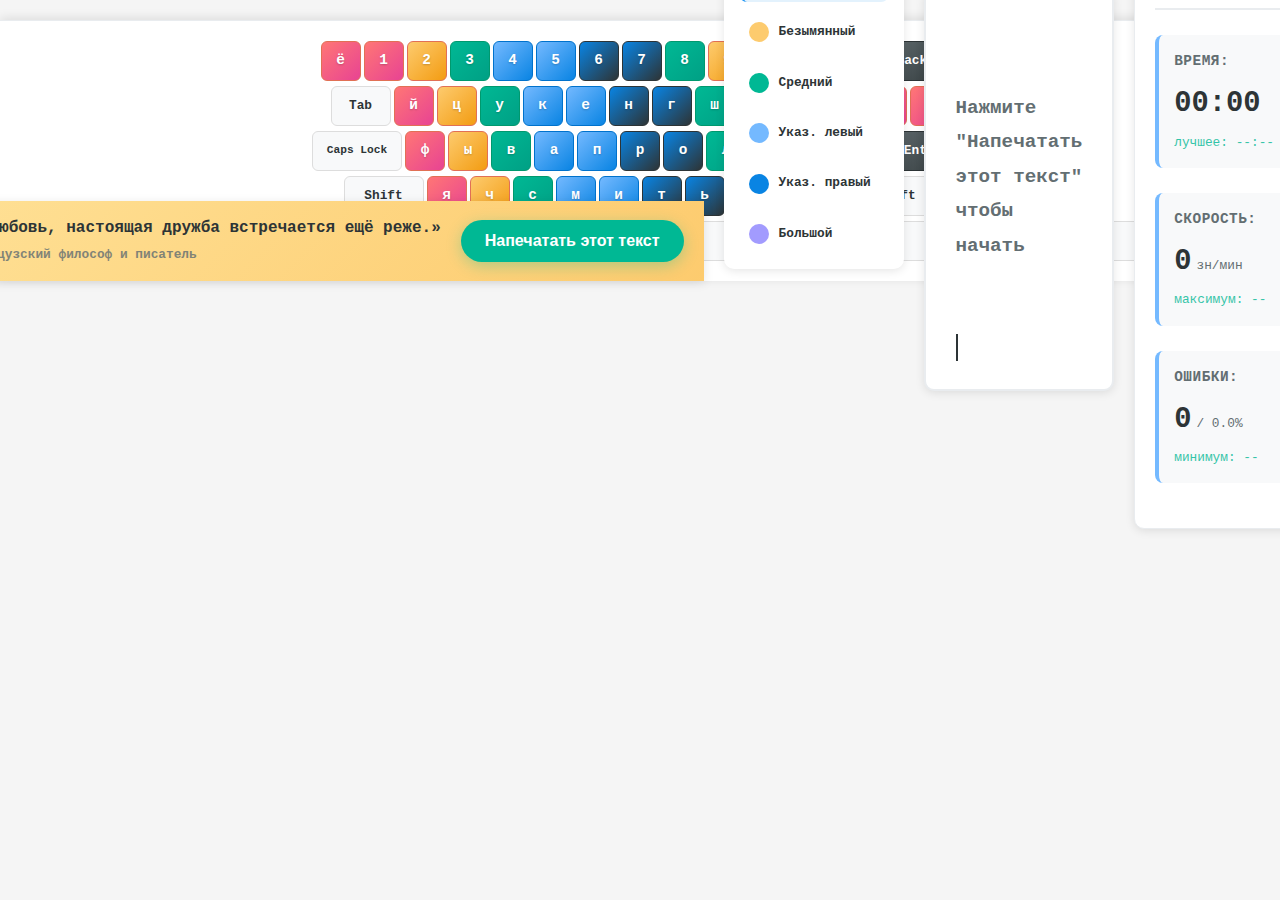
<file: index.html>
<!-- Виртуальная клавиатура -->
    <div class="keyboard-container">
        <!-- Основная клавиатура -->
        <div class="keyboard">
            <!-- Первый ряд (цифры) -->
            <div class="keyboard-row">
                <div class="key pink" data-key="ё">ё</div>
                <div class="key pink" data-key="1">1</div>
                <div class="key orange" data-key="2">2</div>
                <div class="key green" data-key="3">3</div>
                <div class="key cyan" data-key="4">4</div>
                <div class="key cyan" data-key="5">5</div>
                <div class="key blue" data-key="6">6</div>
                <div class="key blue" data-key="7">7</div>
                <div class="key green" data-key="8">8</div>
                <div class="key orange" data-key="9">9</div>
                <div class="key pink" data-key="0">0</div>
                <div class="key pink" data-key="-">-</div>
                <div class="key pink" data-key="=">=</div>
                <div class="key backspace" data-key="Backspace">Backsp</div>
            </div>

            <!-- Второй ряд -->
            <div class="keyboard-row">
                <div class="key tab" data-key="Tab">Tab</div>
                <div class="key pink" data-key="й">й</div>
                <div class="key orange" data-key="ц">ц</div>
                <div class="key green" data-key="у">у</div>
                <div class="key cyan" data-key="к">к</div>
                <div class="key cyan" data-key="е">е</div>
                <div class="key blue" data-key="н">н</div>
                <div class="key blue" data-key="г">г</div>
                <div class="key green" data-key="ш">ш</div>
                <div class="key orange" data-key="щ">щ</div>
                <div class="key pink" data-key="з">з</div>
                <div class="key pink" data-key="х">х</div>
                <div class="key pink" data-key="ъ">ъ</div>
                <div class="key pink" data-key="\\">\</div>
            </div>

            <!-- Третий ряд -->
            <div class="keyboard-row">
                <div class="key caps" data-key="CapsLock">Caps Lock</div>
                <div class="key pink" data-key="ф">ф</div>
                <div class="key orange" data-key="ы">ы</div>
                <div class="key green" data-key="в">в</div>
                <div class="key cyan" data-key="а">а</div>
                <div class="key cyan" data-key="п">п</div>
                <div class="key blue" data-key="р">р</div>
                <div class="key blue" data-key="о">о</div>
                <div class="key green" data-key="л">л</div>
                <div class="key orange" data-key="д">д</div>
                <div class="key pink" data-key="ж">ж</div>
                <div class="key pink" data-key="э">э</div>
                <div class="key enter" data-key="Enter">Enter</div>
            </div>

            <!-- Четвертый ряд -->
            <div class="keyboard-row">
                <div class="key shift-left" data-key="Shift">Shift</div>
                <div class="key pink" data-key="я">я</div>
                <div class="key orange" data-key="ч">ч</div>
                <div class="key green" data-key="с">с</div>
                <div class="key cyan" data-key="м">м</div>
                <div class="key cyan" data-key="и">и</div>
                <div class="key blue" data-key="т">т</div>
                <div class="key blue" data-key="ь">ь</div>
                <div class="key green" data-key="б">б</div>
                <div class="key orange" data-key="ю">ю</div>
                <div class="key pink" data-key=".">.</div>
                <div class="key shift-right" data-key="Shift">Shift</div>
            </div>

            <!-- Пятый ряд (пробел) -->
            <div class="keyboard-row">
                <div class="key ctrl" data-key="Control">Ctrl</div>
                <div class="key" data-key="Meta">⊞</div>
                <div class="key alt" data-key="Alt">Alt</div>
                <div class="key spacebar purple" data-key=" ">Пробел</div>
                <div class="key alt" data-key="AltGraph">Alt</div>
                <div class="key" data-key="Meta">⊞</div>
                <div class="key" data-key="ContextMenu">▤</div>
                <div class="key ctrl" data-key="Control"><!DOCTYPE html>
<html lang="ru">
<head>
    <meta charset="UTF-8">
    <meta name="viewport" content="width=device-width, initial-scale=1.0">
    <title>Клавиатурный Тренажер - SaaS</title>
    
    <!-- CSS стили -->
    <link rel="stylesheet" href="assets/css/main.css">
    <link rel="stylesheet" href="assets/css/keyboard.css">
    <link rel="stylesheet" href="assets/css/components.css">
    
    <!-- Favicon -->
    <link rel="icon" type="image/x-icon" href="assets/images/favicon.ico">
</head>
<body>
    <!-- Верхняя панель с цитатой -->
    <div class="quote-panel">
        <div class="quote-icon">💬</div>
        <div class="quote-content">
            <div class="quote-text" id="quoteText">«Как ни редко встречается настоящая любовь, настоящая дружба встречается ещё реже.»</div>
            <div class="quote-author" id="quoteAuthor">Франсуа де Ларошфуко (1613-1680), герцог, французский философ и писатель</div>
        </div>
        <div class="start-button-container">
            <button class="start-btn" onclick="startNewTest()">Напечатать этот текст</button>
        </div>
    </div>

    <div class="main-container">
        <!-- Левая панель с уровнями -->
        <div class="sidebar">
            <h3>Тест скорости</h3>
            <div class="difficulty-levels">
                <div class="level-item active" data-level="beginner">
                    <div class="level-circle pink"></div>
                    <span>Мизинец</span>
                </div>
                <div class="level-item" data-level="easy">
                    <div class="level-circle orange"></div>
                    <span>Безымянный</span>
                </div>
                <div class="level-item" data-level="medium">
                    <div class="level-circle green"></div>
                    <span>Средний</span>
                </div>
                <div class="level-item" data-level="hard">
                    <div class="level-circle cyan"></div>
                    <span>Указ. левый</span>
                </div>
                <div class="level-item" data-level="expert">
                    <div class="level-circle blue"></div>
                    <span>Указ. правый</span>
                </div>
                <div class="level-item" data-level="master">
                    <div class="level-circle purple"></div>
                    <span>Большой</span>
                </div>
            </div>
        </div>

        <!-- Центральная область -->
        <div class="editor-container">
            <div class="progress-container">
                <span class="progress-label">Прогресс</span>
                <div class="progress-fraction" id="progressFraction">0/0</div>
                <div class="progress-bar">
                    <div class="progress-fill" id="progressFill"></div>
                </div>
            </div>

            <!-- Текстовый редактор -->
            <div class="text-editor" id="textEditor">
                <div class="text-content">
                    <span class="text-to-type" id="textToType">Нажмите "Напечатать этот текст" чтобы начать</span>
                    <span class="typed-text" id="typedText"></span>
                </div>
                <div class="cursor" id="cursor"></div>
            </div>

            <!-- Скрытое поле ввода -->
            <input type="text" id="hiddenInput" class="hidden-input">
        </div>

        <!-- Правая панель со статистикой -->
        <div class="stats-panel">
            <div class="stats-header">
                <div class="rating-stars">
                    <span class="star">☆</span>
                    <span class="star">☆</span>
                    <span class="star">☆</span>
                    <span class="star">☆</span>
                    <span class="star">☆</span>
                </div>
                <span class="rating-label">Оценка:</span>
            </div>

            <div class="stat-item">
                <div class="stat-label">Время:</div>
                <div class="stat-value" id="timeValue">00:00</div>
                <div class="stat-best">лучшее: --:--</div>
            </div>

            <div class="stat-item">
                <div class="stat-label">Скорость:</div>
                <div class="stat-value" id="speedValue">0 <span class="unit">зн/мин</span></div>
                <div class="stat-best">максимум: --</div>
            </div>

            <div class="stat-item">
                <div class="stat-label">Ошибки:</div>
                <div class="stat-value" id="errorsValue">0 <span class="unit">/ 0.0%</span></div>
                <div class="stat-best">минимум: --</div>
            </div>
        </div>
    </div>

    <!-- Виртуальная клавиатура -->
    <div class="keyboard-container">
        <!-- Основная клавиатура -->
        <div class="keyboard">
            <!-- Первый ряд (цифры) -->
            <div class="keyboard-row">
                <div class="key pink" data-key="ё">ё</div>
                <div class="key pink" data-key="1">1</div>
                <div class="key orange" data-key="2">2</div>
                <div class="key green" data-key="3">3</div>
                <div class="key cyan" data-key="4">4</div>
                <div class="key cyan" data-key="5">5</div>
                <div class="key blue" data-key="6">6</div>
                <div class="key blue" data-key="7">7</div>
                <div class="key green" data-key="8">8</div>
                <div class="key orange" data-key="9">9</div>
                <div class="key pink" data-key="0">0</div>
                <div class="key pink" data-key="-">-</div>
                <div class="key pink" data-key="=">=</div>
                <div class="key backspace" data-key="Backspace">Backsp</div>
            </div>

            <!-- Второй ряд -->
            <div class="keyboard-row">
                <div class="key tab" data-key="Tab">Tab</div>
                <div class="key pink" data-key="й">й</div>
                <div class="key orange" data-key="ц">ц</div>
                <div class="key green" data-key="у">у</div>
                <div class="key cyan" data-key="к">к</div>
                <div class="key cyan" data-key="е">е</div>
                <div class="key blue" data-key="н">н</div>
                <div class="key blue" data-key="г">г</div>
                <div class="key green" data-key="ш">ш</div>
                <div class="key orange" data-key="щ">щ</div>
                <div class="key pink" data-key="з">з</div>
                <div class="key pink" data-key="х">х</div>
                <div class="key pink" data-key="ъ">ъ</div>
                <div class="key pink" data-key="\\">\</div>
            </div>

            <!-- Третий ряд -->
            <div class="keyboard-row">
                <div class="key caps" data-key="CapsLock">Caps Lock</div>
                <div class="key pink" data-key="ф">ф</div>
                <div class="key orange" data-key="ы">ы</div>
                <div class="key green" data-key="в">в</div>
                <div class="key cyan" data-key="а">а</div>
                <div class="key cyan" data-key="п">п</div>
                <div class="key blue" data-key="р">р</div>
                <div class="key blue" data-key="о">о</div>
                <div class="key green" data-key="л">л</div>
                <div class="key orange" data-key="д">д</div>
                <div class="key pink" data-key="ж">ж</div>
                <div class="key pink" data-key="э">э</div>
                <div class="key enter" data-key="Enter">Enter</div>
            </div>

            <!-- Четвертый ряд -->
            <div class="keyboard-row">
                <div class="key shift-left" data-key="Shift">Shift</div>
                <div class="key pink" data-key="я">я</div>
                <div class="key orange" data-key="ч">ч</div>
                <div class="key green" data-key="с">с</div>
                <div class="key cyan" data-key="м">м</div>
                <div class="key cyan" data-key="и">и</div>
                <div class="key blue" data-key="т">т</div>
                <div class="key blue" data-key="ь">ь</div>
                <div class="key green" data-key="б">б</div>
                <div class="key orange" data-key="ю">ю</div>
                <div class="key pink" data-key=".">.</div>
                <div class="key shift-right" data-key="Shift">Shift</div>
            </div>

            <!-- Пятый ряд (пробел) -->
            <div class="keyboard-row">
                <div class="key ctrl" data-key="Control">Ctrl</div>
                <div class="key" data-key="Meta">⊞</div>
                <div class="key alt" data-key="Alt">Alt</div>
                <div class="key spacebar purple" data-key=" ">Пробел</div>
                <div class="key alt" data-key="AltGraph">Alt</div>
                <div class="key" data-key="Meta">⊞</div>
                <div class="key" data-key="ContextMenu">▤</div>
                <div class="key ctrl" data-key="Control">Ctrl</div>
            </div>
        </div>

        <!-- Правый блок: навигация + стрелки + цифровая клавиатура -->
        <div class="right-section">
            <!-- Навигационные клавиши -->
            <div class="navigation-keys">
                <div class="nav-row">
                    <div class="key nav" data-key="Insert">Ins</div>
                    <div class="key nav" data-key="Home">Home</div>
                    <div class="key nav" data-key="PageUp">Page<br>Up</div>
                </div>
                <div class="nav-row">
                    <div class="key nav" data-key="Delete">Del</div>
                    <div class="key nav" data-key="End">End</div>
                    <div class="key nav" data-key="PageDown">Page<br>Down</div>
                </div>
            </div>

            <!-- Стрелки навигации -->
            <div class="arrow-keys">
                <div class="arrow-row">
                    <div class="empty-key"></div>
                    <div class="key nav arrow" data-key="ArrowUp">↑</div>
                    <div class="empty-key"></div>
                </div>
                <div class="arrow-row">
                    <div class="key nav arrow" data-key="ArrowLeft">←</div>
                    <div class="key nav arrow" data-key="ArrowDown">↓</div>
                    <div class="key nav arrow" data-key="ArrowRight">→</div>
                </div>
            </div>

            <!-- Цифровая клавиатура -->
            <div class="numpad">
                <div class="key numlock" data-key="NumLock">Num<br>Lock</div>
                <div class="key green" data-key="/">/</div>
                <div class="key orange" data-key="*">*</div>
                <div class="key orange" data-key="-">-</div>
                
                <div class="key blue" data-key="7">7</div>
                <div class="key green" data-key="8">8</div>
                <div class="key orange" data-key="9">9</div>
                <div class="key orange plus" data-key="+">+</div>
                
                <div class="key blue" data-key="4">4</div>
                <div class="key green" data-key="5">5</div>
                <div class="key orange" data-key="6">6</div>
                <!-- + продолжается -->
                
                <div class="key blue" data-key="1">1</div>
                <div class="key green" data-key="2">2</div>
                <div class="key orange" data-key="3">3</div>
                <div class="key purple enter-num" data-key="Enter">Enter</div>
                
                <div class="key purple zero" data-key="0">0</div>
                <div class="key orange dot" data-key=".">.</div>
                <!-- Enter продолжается -->
            </div>
        </div>
    </div>

    <!-- JavaScript модули -->
    <script src="config/settings.js"></script>
    <script src="assets/js/utils.js"></script>
    <script src="assets/js/stats.js"></script>
    <script src="assets/js/keyboard.js"></script>
    <script src="assets/js/main.js"></script>
</body>
</html>
</file>
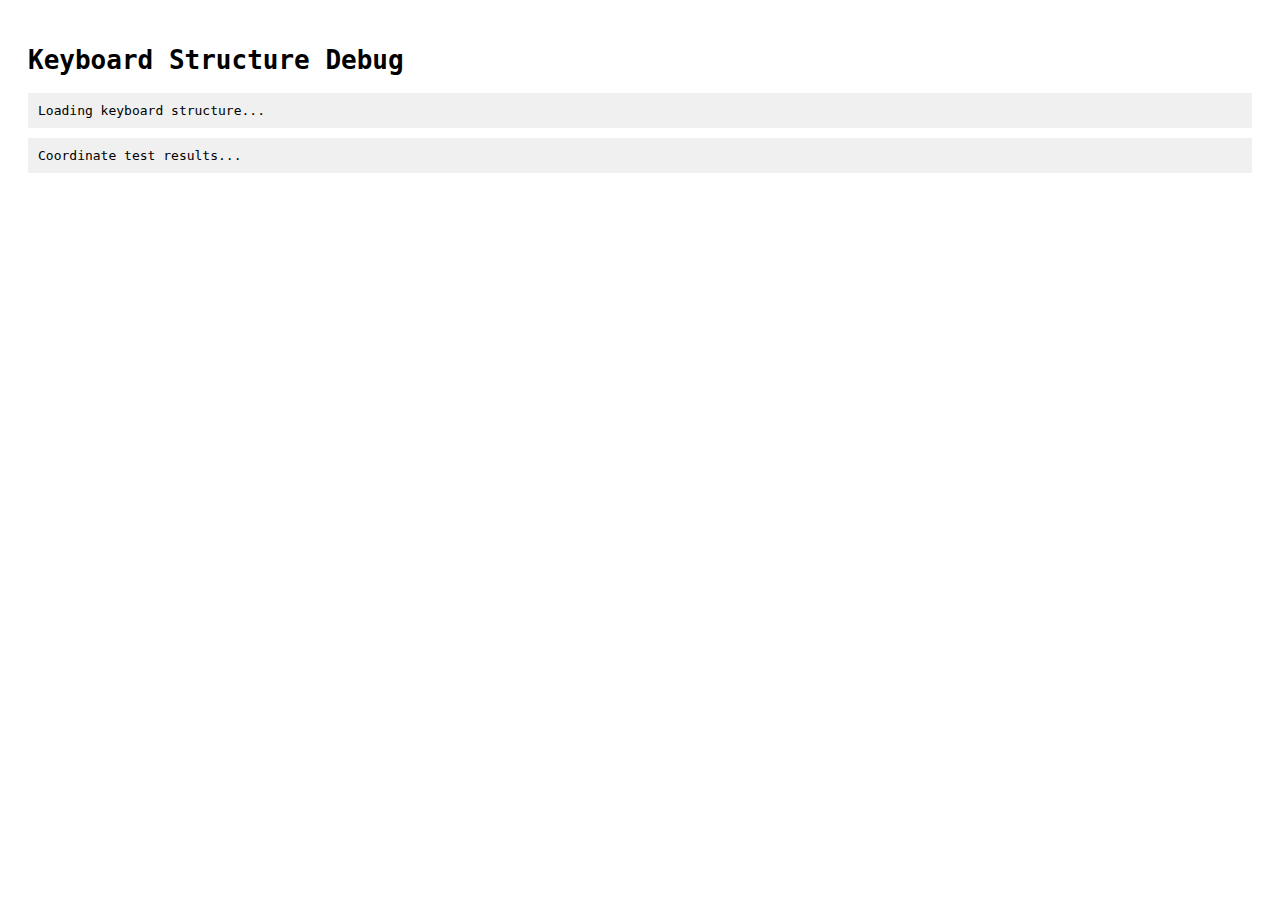
<file: debug-keyboard.html>
<!DOCTYPE html>
<html>
<head>
    <title>Debug Keyboard Structure</title>
    <style>
        body { font-family: monospace; padding: 20px; }
        .debug { background: #f0f0f0; padding: 10px; margin: 10px 0; }
    </style>
</head>
<body>
    <h1>Keyboard Structure Debug</h1>

    <div class="debug" id="structure">
        Loading keyboard structure...
    </div>

    <div class="debug" id="coords">
        Coordinate test results...
    </div>

    <script src="assets/js/keyboard-layouts.js"></script>
    <script src="assets/js/modal.js"></script>
    <script>
        setTimeout(() => {
            const keyboard = document.getElementById('virtualKeyboard');
            if (keyboard) {
                document.getElementById('structure').innerHTML =
                    'Keyboard HTML:\n' + keyboard.innerHTML.substring(0, 500) + '...';
            } else {
                document.getElementById('structure').innerHTML = 'No virtualKeyboard element found';
            }

            // Check if the classes exist
            const main = document.querySelector('.keyboard-main');
            const nav = document.querySelector('.keyboard-nav');
            const numpad = document.querySelector('.keyboard-numpad');

            document.getElementById('coords').innerHTML =
                'Main found: ' + (main ? 'YES' : 'NO') + '\n' +
                'Nav found: ' + (nav ? 'YES' : 'NO') + '\n' +
                'Numpad found: ' + (numpad ? 'YES' : 'NO');

        }, 1000);
    </script>
</body>
</html>
</file>
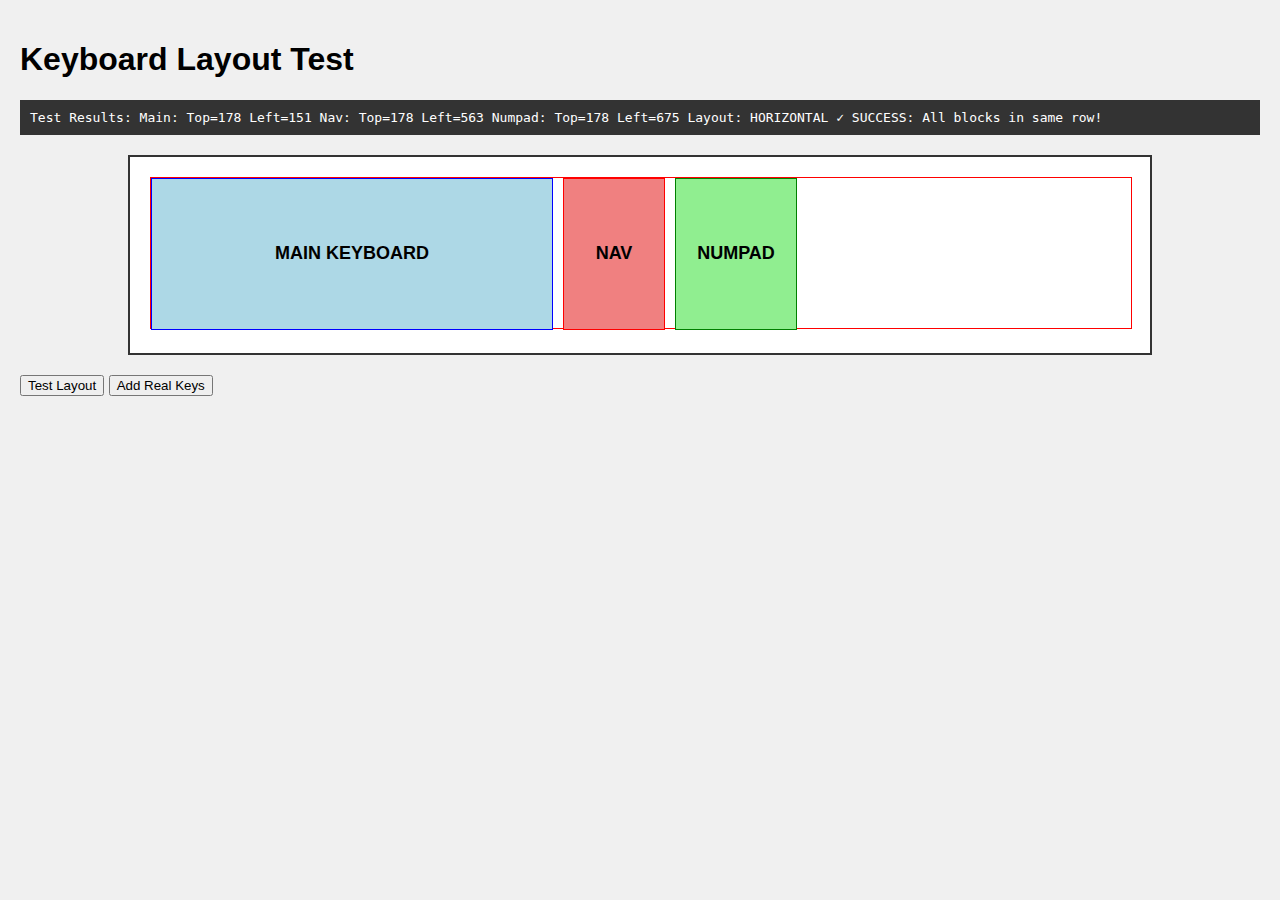
<file: keyboard-only.html>
<!DOCTYPE html>
<html>
<head>
    <title>Keyboard Only Test</title>
    <style>
        body {
            margin: 0;
            padding: 20px;
            font-family: Arial, sans-serif;
            background: #f0f0f0;
        }

        .container {
            width: 1024px;
            height: 200px;
            background: white;
            border: 2px solid #333;
            margin: 20px auto;
            padding: 20px;
            box-sizing: border-box;
        }

        .keyboard {
            display: flex;
            flex-direction: row;
            gap: 10px;
            width: 100%;
            height: 150px;
            border: 1px solid red;
        }

        .keyboard-main {
            width: 400px;
            height: 150px;
            background: lightblue;
            border: 1px solid blue;
            display: flex;
            align-items: center;
            justify-content: center;
            font-size: 18px;
            font-weight: bold;
        }

        .keyboard-nav {
            width: 100px;
            height: 150px;
            background: lightcoral;
            border: 1px solid red;
            display: flex;
            align-items: center;
            justify-content: center;
            font-size: 18px;
            font-weight: bold;
        }

        .keyboard-numpad {
            width: 120px;
            height: 150px;
            background: lightgreen;
            border: 1px solid green;
            display: flex;
            align-items: center;
            justify-content: center;
            font-size: 18px;
            font-weight: bold;
        }

        .test-info {
            background: #333;
            color: white;
            padding: 10px;
            margin: 10px 0;
            font-family: monospace;
        }
    </style>
</head>
<body>
    <h1>Keyboard Layout Test</h1>

    <div class="test-info" id="results">
        Test results will appear here...
    </div>

    <div class="container">
        <div class="keyboard">
            <div class="keyboard-main">MAIN KEYBOARD</div>
            <div class="keyboard-nav">NAV</div>
            <div class="keyboard-numpad">NUMPAD</div>
        </div>
    </div>

    <button onclick="testLayout()">Test Layout</button>
    <button onclick="addKeys()">Add Real Keys</button>

    <script>
        function testLayout() {
            const main = document.querySelector('.keyboard-main');
            const nav = document.querySelector('.keyboard-nav');
            const numpad = document.querySelector('.keyboard-numpad');

            const mainRect = main.getBoundingClientRect();
            const navRect = nav.getBoundingClientRect();
            const numpadRect = numpad.getBoundingClientRect();

            const results = document.getElementById('results');

            const isHorizontal = Math.abs(mainRect.top - navRect.top) < 5 &&
                                Math.abs(navRect.top - numpadRect.top) < 5;

            results.innerHTML = `
                Test Results:
                Main: Top=${mainRect.top.toFixed(0)} Left=${mainRect.left.toFixed(0)}
                Nav:  Top=${navRect.top.toFixed(0)} Left=${navRect.left.toFixed(0)}
                Numpad: Top=${numpadRect.top.toFixed(0)} Left=${numpadRect.left.toFixed(0)}

                Layout: ${isHorizontal ? 'HORIZONTAL ✓' : 'VERTICAL ✗'}
                ${isHorizontal ? 'SUCCESS: All blocks in same row!' : 'FAIL: Blocks are stacked vertically'}
            `;
        }

        function addKeys() {
            // Add real keyboard keys
            const main = document.querySelector('.keyboard-main');
            const nav = document.querySelector('.keyboard-nav');
            const numpad = document.querySelector('.keyboard-numpad');

            main.innerHTML = `
                <div style="display: flex; flex-direction: column; gap: 2px; width: 100%;">
                    <div style="display: flex; gap: 2px;">
                        <div style="background: #ff69b4; padding: 5px; min-width: 25px; text-align: center;">ё</div>
                        <div style="background: #ff69b4; padding: 5px; min-width: 25px; text-align: center;">1</div>
                        <div style="background: #ffa500; padding: 5px; min-width: 25px; text-align: center;">2</div>
                        <div style="background: #32cd32; padding: 5px; min-width: 25px; text-align: center;">3</div>
                        <div style="background: #00bfff; padding: 5px; min-width: 25px; text-align: center;">4</div>
                    </div>
                    <div style="display: flex; gap: 2px;">
                        <div style="background: #ff69b4; padding: 5px; min-width: 25px; text-align: center;">й</div>
                        <div style="background: #ffa500; padding: 5px; min-width: 25px; text-align: center;">ц</div>
                        <div style="background: #32cd32; padding: 5px; min-width: 25px; text-align: center;">у</div>
                        <div style="background: #00bfff; padding: 5px; min-width: 25px; text-align: center;">к</div>
                    </div>
                </div>
            `;

            nav.innerHTML = `
                <div style="display: flex; flex-direction: column; gap: 5px; align-items: center;">
                    <div style="background: #666; color: white; padding: 3px 6px; font-size: 10px;">Ins</div>
                    <div style="background: #666; color: white; padding: 3px 6px; font-size: 10px;">Home</div>
                    <div style="background: #666; color: white; padding: 3px 6px; font-size: 10px;">PgUp</div>
                    <div style="background: #666; color: white; padding: 3px 6px; font-size: 10px;">↑</div>
                </div>
            `;

            numpad.innerHTML = `
                <div style="display: flex; flex-direction: column; gap: 2px;">
                    <div style="display: flex; gap: 2px;">
                        <div style="background: #ddd; padding: 5px; min-width: 20px; text-align: center; font-size: 12px;">7</div>
                        <div style="background: #ddd; padding: 5px; min-width: 20px; text-align: center; font-size: 12px;">8</div>
                        <div style="background: #ddd; padding: 5px; min-width: 20px; text-align: center; font-size: 12px;">9</div>
                    </div>
                    <div style="display: flex; gap: 2px;">
                        <div style="background: #ddd; padding: 5px; min-width: 20px; text-align: center; font-size: 12px;">4</div>
                        <div style="background: #ddd; padding: 5px; min-width: 20px; text-align: center; font-size: 12px;">5</div>
                        <div style="background: #ddd; padding: 5px; min-width: 20px; text-align: center; font-size: 12px;">6</div>
                    </div>
                </div>
            `;

            // Test again after adding keys
            setTimeout(testLayout, 100);
        }

        // Auto-test on load
        window.onload = function() {
            setTimeout(testLayout, 100);
        };
    </script>
</body>
</html>
</file>
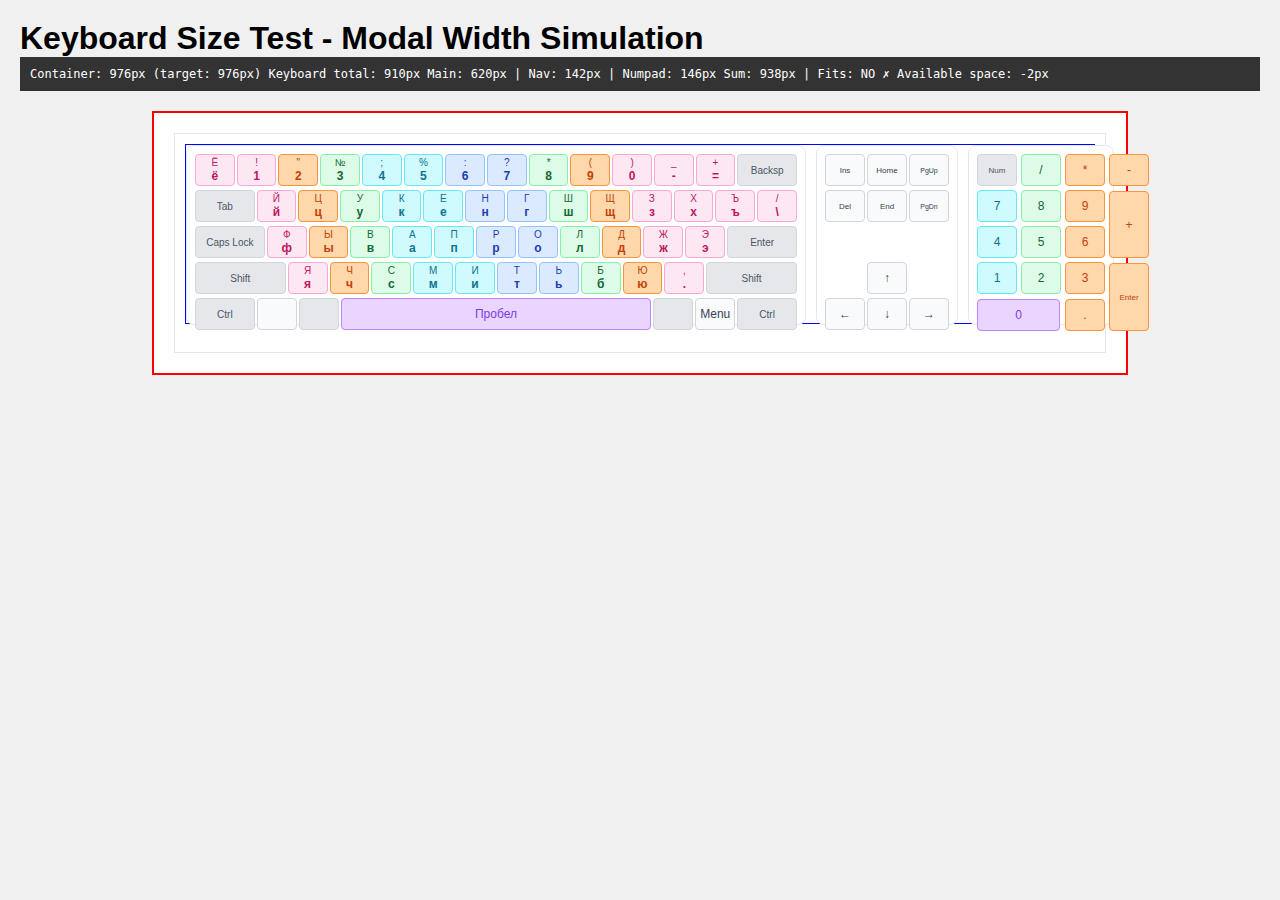
<file: keyboard-size-test-backup.html>
<!DOCTYPE html>
<html lang="ru">
<head>
    <meta charset="UTF-8">
    <meta name="viewport" content="width=device-width, initial-scale=1.0">
    <title>Keyboard Size Test</title>
    <style>
        * {
            box-sizing: border-box;
            margin: 0;
            padding: 0;
        }

        body {
            font-family: Arial, sans-serif;
            background: #f0f0f0;
            padding: 20px;
        }

        .test-container {
            width: 976px; /* Modal width 1024px - padding 48px */
            background: white;
            border: 2px solid red;
            margin: 20px auto;
            padding: 20px;
        }

        .info {
            background: #333;
            color: white;
            padding: 10px;
            margin-bottom: 20px;
            font-family: monospace;
            font-size: 12px;
        }

        .keyboard-section {
            height: 220px;
            background: #ffffff;
            border: 1px solid #e2e8f0;
            padding: 10px;
        }

        .keyboard {
            display: flex;
            flex-direction: row;
            gap: 10px;
            width: 100%;
            height: 180px;
            border: 1px solid blue;
        }

        .keyboard-main {
            width: 620px;
            height: 180px;
            background: #ffffff;
            border: 1px solid #e2e8f0;
            border-radius: 8px;
            display: flex;
            flex-direction: column;
            padding: 8px;
            gap: 4px;
        }

        .keyboard-nav {
            width: 150px;
            height: 180px;
            background: #ffffff;
            border: 1px solid #e2e8f0;
            border-radius: 8px;
            display: flex;
            flex-direction: column;
            padding: 8px;
            gap: 4px;
        }

        .keyboard-numpad {
            width: 170px;
            height: 180px;
            background: #ffffff;
            border: 1px solid #e2e8f0;
            border-radius: 8px;
            display: flex;
            flex-direction: column;
            padding: 8px;
            gap: 5px;
            position: relative;
        }

        .numpad-main-grid {
            display: flex;
            flex-direction: column;
            gap: 4px;
            margin-bottom: 0px;
        }

        .numpad-right-column {
            position: absolute;
            left: 140px;
            top: 8px;
            display: flex;
            flex-direction: column;
            gap: 5px;
        }

        .numpad-bottom-row {
            display: flex;
            gap: 5px;
            margin-top: 0px;
        }

        .keyboard-row {
            display: flex;
            gap: 2px;
            height: auto;
        }

        .numpad-main-grid .keyboard-row {
            gap: 4px;
        }

        .key {
            width: 40px;
            height: 32px;
            display: flex;
            flex-direction: column;
            align-items: center;
            justify-content: center;
            font-size: 12px;
            font-weight: 500;
            border: 1px solid #d1d5db;
            border-radius: 4px;
            cursor: pointer;
            transition: all 0.15s ease;
            position: relative;
            background: #f8fafc;
            color: #374151;
            box-sizing: border-box;
            padding: 2px;
        }

        .key-top {
            font-size: 10px;
            line-height: 1;
            margin-bottom: 2px;
        }

        .key-bottom {
            font-size: 12px;
            line-height: 1;
            font-weight: bold;
        }

        /* Finger color mapping */
        .key.pink {
            background: #fce7f3;
            border-color: #f9a8d4;
            color: #be185d;
        }

        .key.orange {
            background: #fed7aa;
            border-color: #fb923c;
            color: #c2410c;
        }

        .key.green {
            background: #dcfce7;
            border-color: #86efac;
            color: #166534;
        }

        .key.cyan {
            background: #cffafe;
            border-color: #67e8f9;
            color: #0e7490;
        }

        .key.blue {
            background: #dbeafe;
            border-color: #93c5fd;
            color: #1e40af;
        }

        .key.purple {
            background: #e9d5ff;
            border-color: #c084fc;
            color: #7c3aed;
        }

        /* Special keys */
        .key.backspace, .key.tab, .key.caps, .key.enter,
        .key.shift-left, .key.shift-right, .key.ctrl, .key.alt {
            background: #e5e7eb;
            color: #4b5563;
            font-size: 10px;
        }

        .key.spacebar {
            width: 312px;
        }

        .key.enter {
            width: 70px;
        }

        .key.backspace {
            width: 60px;
        }

        .key.shift-left {
            width: 91px;
        }

        .key.shift-right {
            width: 91px;
        }

        .key.tab {
            width: 60px;
        }

        .key.caps {
            width: 70px;
        }

        .key.ctrl {
            width: 60px;
        }

        .key.fn, .key.menu {
            width: 40px;
        }

        .key.alt {
            width: 40px;
        }

        .key.nav-key {
            width: 40px;
            height: 32px;
        }

        .key.colorless {
            background: #f8fafc;
            border-color: #e2e8f0;
            color: transparent;
        }

        .key.invisible {
            background: transparent;
            border-color: transparent;
            color: transparent;
        }

        .key.numpad-key {
            width: 40px;
            height: 32px;
        }

        .key.numpad-zero {
            width: 82px; /* 2 клавиши + gap */
        }

        .key.numpad-plus {
            height: 66px; /* 2 ряда + gap */
        }

        .key.numpad-enter {
            height: 66px; /* 2 ряда + gap */
        }

        /* Объединенные клавиши в новой структуре */
        .key.numpad-plus-tall {
            height: 67px; /* 2 ряда + gap */
        }

        .key.numpad-enter-tall {
            height: 68px; /* 2 ряда + gap */
        }

        .key.numpad-zero-wide {
            width: 83px; /* 2 клавиши + gap */
        }

    </style>
</head>
<body>
    <h1>Keyboard Size Test - Modal Width Simulation</h1>

    <div class="info" id="info">
        Target width: 976px (modal 1024px - padding 48px)
        Testing keyboard fit...
    </div>

    <div class="test-container">
        <div class="keyboard-section">
            <div class="keyboard">
                <!-- Main Keyboard -->
                <div class="keyboard-main">
                    <div class="keyboard-row">
                        <div class="key pink"><div class="key-top">Ё</div><div class="key-bottom">ё</div></div>
                        <div class="key pink"><div class="key-top">!</div><div class="key-bottom">1</div></div>
                        <div class="key orange"><div class="key-top">"</div><div class="key-bottom">2</div></div>
                        <div class="key green"><div class="key-top">№</div><div class="key-bottom">3</div></div>
                        <div class="key cyan"><div class="key-top">;</div><div class="key-bottom">4</div></div>
                        <div class="key cyan"><div class="key-top">%</div><div class="key-bottom">5</div></div>
                        <div class="key blue"><div class="key-top">:</div><div class="key-bottom">6</div></div>
                        <div class="key blue"><div class="key-top">?</div><div class="key-bottom">7</div></div>
                        <div class="key green"><div class="key-top">*</div><div class="key-bottom">8</div></div>
                        <div class="key orange"><div class="key-top">(</div><div class="key-bottom">9</div></div>
                        <div class="key pink"><div class="key-top">)</div><div class="key-bottom">0</div></div>
                        <div class="key pink"><div class="key-top">_</div><div class="key-bottom">-</div></div>
                        <div class="key pink"><div class="key-top">+</div><div class="key-bottom">=</div></div>
                        <div class="key backspace">Backsp</div>
                    </div>
                    <div class="keyboard-row">
                        <div class="key tab">Tab</div>
                        <div class="key pink"><div class="key-top">Й</div><div class="key-bottom">й</div></div>
                        <div class="key orange"><div class="key-top">Ц</div><div class="key-bottom">ц</div></div>
                        <div class="key green"><div class="key-top">У</div><div class="key-bottom">у</div></div>
                        <div class="key cyan"><div class="key-top">К</div><div class="key-bottom">к</div></div>
                        <div class="key cyan"><div class="key-top">Е</div><div class="key-bottom">е</div></div>
                        <div class="key blue"><div class="key-top">Н</div><div class="key-bottom">н</div></div>
                        <div class="key blue"><div class="key-top">Г</div><div class="key-bottom">г</div></div>
                        <div class="key green"><div class="key-top">Ш</div><div class="key-bottom">ш</div></div>
                        <div class="key orange"><div class="key-top">Щ</div><div class="key-bottom">щ</div></div>
                        <div class="key pink"><div class="key-top">З</div><div class="key-bottom">з</div></div>
                        <div class="key pink"><div class="key-top">Х</div><div class="key-bottom">х</div></div>
                        <div class="key pink"><div class="key-top">Ъ</div><div class="key-bottom">ъ</div></div>
                        <div class="key pink"><div class="key-top">/</div><div class="key-bottom">\</div></div>
                    </div>
                    <div class="keyboard-row">
                        <div class="key caps">Caps Lock</div>
                        <div class="key pink"><div class="key-top">Ф</div><div class="key-bottom">ф</div></div>
                        <div class="key orange"><div class="key-top">Ы</div><div class="key-bottom">ы</div></div>
                        <div class="key green"><div class="key-top">В</div><div class="key-bottom">в</div></div>
                        <div class="key cyan"><div class="key-top">А</div><div class="key-bottom">а</div></div>
                        <div class="key cyan"><div class="key-top">П</div><div class="key-bottom">п</div></div>
                        <div class="key blue"><div class="key-top">Р</div><div class="key-bottom">р</div></div>
                        <div class="key blue"><div class="key-top">О</div><div class="key-bottom">о</div></div>
                        <div class="key green"><div class="key-top">Л</div><div class="key-bottom">л</div></div>
                        <div class="key orange"><div class="key-top">Д</div><div class="key-bottom">д</div></div>
                        <div class="key pink"><div class="key-top">Ж</div><div class="key-bottom">ж</div></div>
                        <div class="key pink"><div class="key-top">Э</div><div class="key-bottom">э</div></div>
                        <div class="key enter">Enter</div>
                    </div>
                    <div class="keyboard-row">
                        <div class="key shift-left">Shift</div>
                        <div class="key pink"><div class="key-top">Я</div><div class="key-bottom">я</div></div>
                        <div class="key orange"><div class="key-top">Ч</div><div class="key-bottom">ч</div></div>
                        <div class="key green"><div class="key-top">С</div><div class="key-bottom">с</div></div>
                        <div class="key cyan"><div class="key-top">М</div><div class="key-bottom">м</div></div>
                        <div class="key cyan"><div class="key-top">И</div><div class="key-bottom">и</div></div>
                        <div class="key blue"><div class="key-top">Т</div><div class="key-bottom">т</div></div>
                        <div class="key blue"><div class="key-top">Ь</div><div class="key-bottom">ь</div></div>
                        <div class="key green"><div class="key-top">Б</div><div class="key-bottom">б</div></div>
                        <div class="key orange"><div class="key-top">Ю</div><div class="key-bottom">ю</div></div>
                        <div class="key pink"><div class="key-top">,</div><div class="key-bottom">.</div></div>
                        <div class="key shift-right">Shift</div>
                    </div>
                    <div class="keyboard-row">
                        <div class="key ctrl">Ctrl</div>
                        <div class="key fn"></div>
                        <div class="key alt"></div>
                        <div class="key purple spacebar">Пробел</div>
                        <div class="key alt"></div>
                        <div class="key menu">Menu</div>
                        <div class="key ctrl">Ctrl</div>
                    </div>
                </div>

                <!-- Navigation Keys -->
                <div class="keyboard-nav">
                    <div class="keyboard-row">
                        <div class="key nav-key" style="font-size: 8px;">Ins</div>
                        <div class="key nav-key" style="font-size: 8px;">Home</div>
                        <div class="key nav-key" style="font-size: 7px;">PgUp</div>
                    </div>
                    <div class="keyboard-row">
                        <div class="key nav-key" style="font-size: 8px;">Del</div>
                        <div class="key nav-key" style="font-size: 8px;">End</div>
                        <div class="key nav-key" style="font-size: 7px;">PgDn</div>
                    </div>
                    <div class="keyboard-row">
                        <div class="key nav-key invisible"></div>
                        <div class="key nav-key invisible"></div>
                        <div class="key nav-key invisible"></div>
                    </div>
                    <div class="keyboard-row">
                        <div class="key nav-key invisible"></div>
                        <div class="key nav-key">↑</div>
                        <div class="key nav-key invisible"></div>
                    </div>
                    <div class="keyboard-row">
                        <div class="key nav-key">←</div>
                        <div class="key nav-key">↓</div>
                        <div class="key nav-key">→</div>
                    </div>
                </div>

                <!-- Numpad -->
                <div class="keyboard-numpad">
                    <!-- Main 3x4 Grid -->
                    <div class="numpad-main-grid">
                        <div class="keyboard-row">
                            <div class="key numpad-key" style="background: #e5e7eb; color: #4b5563; font-size: 8px;">Num</div>
                            <div class="key numpad-key green">/</div>
                            <div class="key numpad-key orange">*</div>
                        </div>
                        <div class="keyboard-row">
                            <div class="key numpad-key cyan">7</div>
                            <div class="key numpad-key green">8</div>
                            <div class="key numpad-key orange">9</div>
                        </div>
                        <div class="keyboard-row">
                            <div class="key numpad-key cyan">4</div>
                            <div class="key numpad-key green">5</div>
                            <div class="key numpad-key orange">6</div>
                        </div>
                        <div class="keyboard-row">
                            <div class="key numpad-key cyan">1</div>
                            <div class="key numpad-key green">2</div>
                            <div class="key numpad-key orange">3</div>
                        </div>
                    </div>

                    <!-- Right Column -->
                    <div class="numpad-right-column">
                        <div class="key numpad-key orange">-</div>
                        <div class="key numpad-key orange numpad-plus-tall">+</div>
                        <div class="key numpad-key orange numpad-enter-tall" style="font-size: 8px;">Enter</div>
                    </div>

                    <!-- Bottom Row -->
                    <div class="numpad-bottom-row">
                        <div class="key numpad-key purple numpad-zero-wide">0</div>
                        <div class="key numpad-key orange">.</div>
                    </div>
                </div>
            </div>
        </div>
    </div>

    <script>
        function testSizes() {
            const container = document.querySelector('.test-container');
            const keyboard = document.querySelector('.keyboard');
            const main = document.querySelector('.keyboard-main');
            const nav = document.querySelector('.keyboard-nav');
            const numpad = document.querySelector('.keyboard-numpad');

            const containerWidth = container.getBoundingClientRect().width;
            const keyboardWidth = keyboard.getBoundingClientRect().width;
            const mainWidth = main.getBoundingClientRect().width;
            const navWidth = nav.getBoundingClientRect().width;
            const numpadWidth = numpad.getBoundingClientRect().width;

            const total = mainWidth + navWidth + numpadWidth + 30; // gaps
            const fits = total <= 936; // container width - padding

            document.getElementById('info').innerHTML = `
                Container: ${containerWidth.toFixed(0)}px (target: 976px)
                Keyboard total: ${keyboardWidth.toFixed(0)}px
                Main: ${mainWidth.toFixed(0)}px | Nav: ${navWidth.toFixed(0)}px | Numpad: ${numpadWidth.toFixed(0)}px
                Sum: ${total.toFixed(0)}px | Fits: ${fits ? 'YES ✓' : 'NO ✗'}
                Available space: ${(936 - total).toFixed(0)}px
            `;
        }

        window.onload = function() {
            setTimeout(testSizes, 100);
        };
    </script>
</body>
</html>
</file>
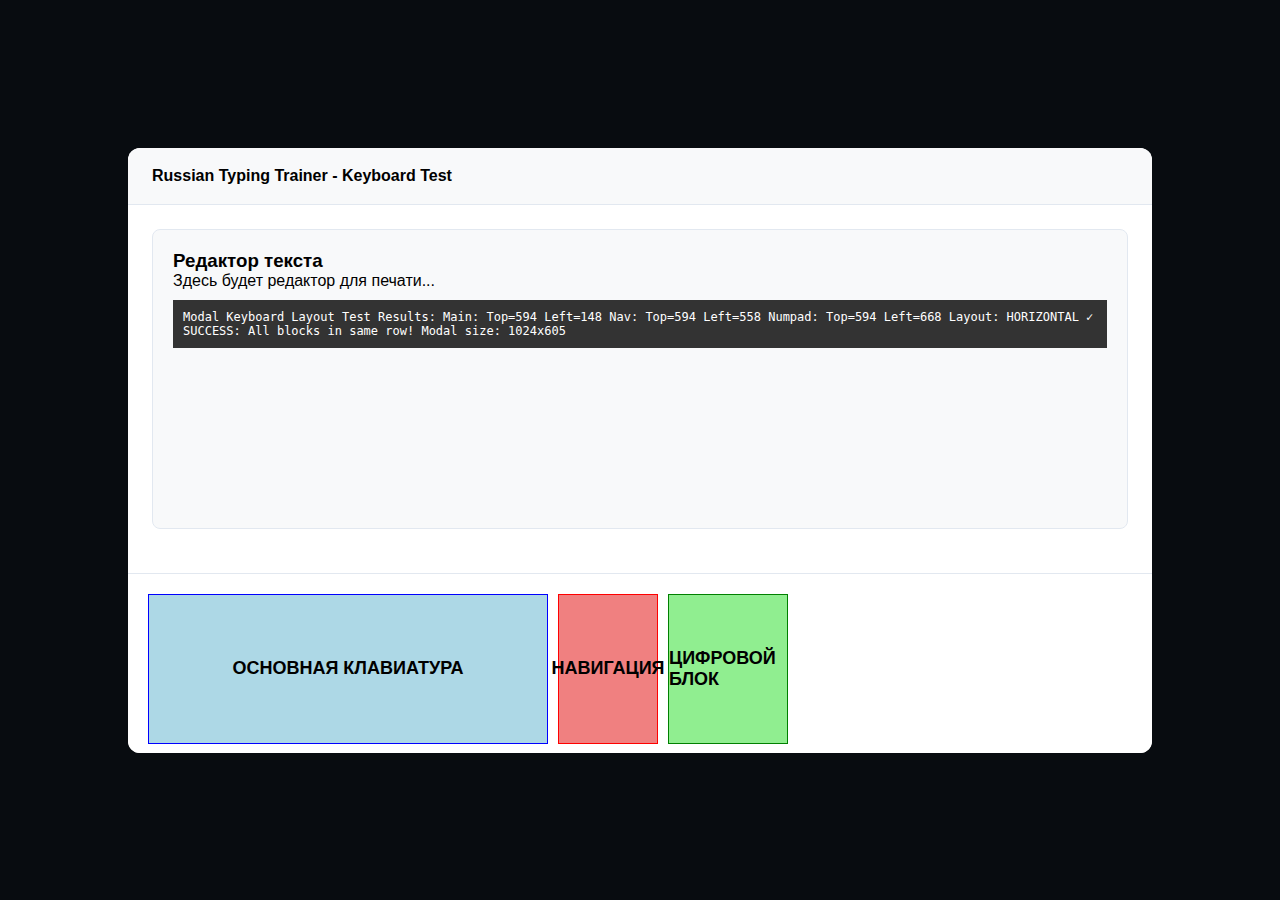
<file: modal-keyboard-test.html>
<!DOCTYPE html>
<html>
<head>
    <title>Modal Keyboard Test</title>
    <style>
        * {
            box-sizing: border-box;
            margin: 0;
            padding: 0;
        }

        body {
            font-family: Arial, sans-serif;
            background: #2c3e50;
            overflow: hidden;
            height: 100vh;
            display: flex;
            align-items: center;
            justify-content: center;
        }

        .modal-overlay {
            position: fixed;
            top: 0;
            left: 0;
            width: 100vw;
            height: 100vh;
            background: rgba(0, 0, 0, 0.8);
            display: flex;
            align-items: center;
            justify-content: center;
            z-index: 1000;
        }

        .modal-container {
            width: 1024px;
            height: 605px;
            background: #ffffff;
            border-radius: 12px;
            display: flex;
            flex-direction: column;
            overflow: hidden;
            position: relative;
        }

        .modal-header {
            height: 60px;
            background: #f8f9fa;
            border-bottom: 1px solid #e2e8f0;
            display: flex;
            align-items: center;
            padding: 0 24px;
            font-weight: bold;
        }

        .modal-body {
            flex: 1;
            background: #ffffff;
            padding: 24px;
        }

        .editor-section {
            height: 300px;
            background: #f8f9fa;
            border: 1px solid #e2e8f0;
            border-radius: 8px;
            padding: 20px;
            margin-bottom: 20px;
        }

        .keyboard-section {
            height: 180px;
            background: #ffffff;
            border-top: 1px solid #e2e8f0;
            flex-shrink: 0;
            padding: 20px;
        }

        .keyboard {
            display: flex;
            flex-direction: row;
            gap: 10px;
            width: 100%;
            height: 150px;
        }

        .keyboard-main {
            width: 400px;
            height: 150px;
            background: lightblue;
            border: 1px solid blue;
            display: flex;
            align-items: center;
            justify-content: center;
            font-size: 18px;
            font-weight: bold;
        }

        .keyboard-nav {
            width: 100px;
            height: 150px;
            background: lightcoral;
            border: 1px solid red;
            display: flex;
            align-items: center;
            justify-content: center;
            font-size: 18px;
            font-weight: bold;
        }

        .keyboard-numpad {
            width: 120px;
            height: 150px;
            background: lightgreen;
            border: 1px solid green;
            display: flex;
            align-items: center;
            justify-content: center;
            font-size: 18px;
            font-weight: bold;
        }

        .test-info {
            background: #333;
            color: white;
            padding: 10px;
            margin: 10px 0;
            font-family: monospace;
        }
    </style>
</head>
<body>
    <div class="modal-overlay">
        <div class="modal-container">
            <div class="modal-header">
                Russian Typing Trainer - Keyboard Test
            </div>

            <div class="modal-body">
                <div class="editor-section">
                    <h3>Редактор текста</h3>
                    <p>Здесь будет редактор для печати...</p>

                    <div class="test-info" id="results" style="background: #333; color: white; padding: 10px; margin: 10px 0; font-family: monospace; font-size: 12px;">
                        Test results will appear here...
                    </div>
                </div>
            </div>

            <div class="keyboard-section">
                <div class="keyboard">
                    <div class="keyboard-main">ОСНОВНАЯ КЛАВИАТУРА</div>
                    <div class="keyboard-nav">НАВИГАЦИЯ</div>
                    <div class="keyboard-numpad">ЦИФРОВОЙ БЛОК</div>
                </div>
            </div>
        </div>
    </div>


    <script>
        function testLayout() {
            const main = document.querySelector('.keyboard-main');
            const nav = document.querySelector('.keyboard-nav');
            const numpad = document.querySelector('.keyboard-numpad');

            if (!main || !nav || !numpad) {
                document.getElementById('results').innerHTML = 'ERROR: Elements not found';
                return;
            }

            const mainRect = main.getBoundingClientRect();
            const navRect = nav.getBoundingClientRect();
            const numpadRect = numpad.getBoundingClientRect();

            const isHorizontal = Math.abs(mainRect.top - navRect.top) < 5 &&
                               Math.abs(navRect.top - numpadRect.top) < 5;

            document.getElementById('results').innerHTML = `
                Modal Keyboard Layout Test Results:
                Main: Top=${mainRect.top.toFixed(0)} Left=${mainRect.left.toFixed(0)}
                Nav:  Top=${navRect.top.toFixed(0)} Left=${navRect.left.toFixed(0)}
                Numpad: Top=${numpadRect.top.toFixed(0)} Left=${numpadRect.left.toFixed(0)}

                Layout: ${isHorizontal ? 'HORIZONTAL ✓' : 'VERTICAL ✗'}
                ${isHorizontal ? 'SUCCESS: All blocks in same row!' : 'FAIL: Blocks are stacked vertically'}

                Modal size: ${document.querySelector('.modal-container').getBoundingClientRect().width}x${document.querySelector('.modal-container').getBoundingClientRect().height}
            `;
        }

        // Auto-test on load
        window.onload = function() {
            setTimeout(testLayout, 100);
        };
    </script>
</body>
</html>
</file>
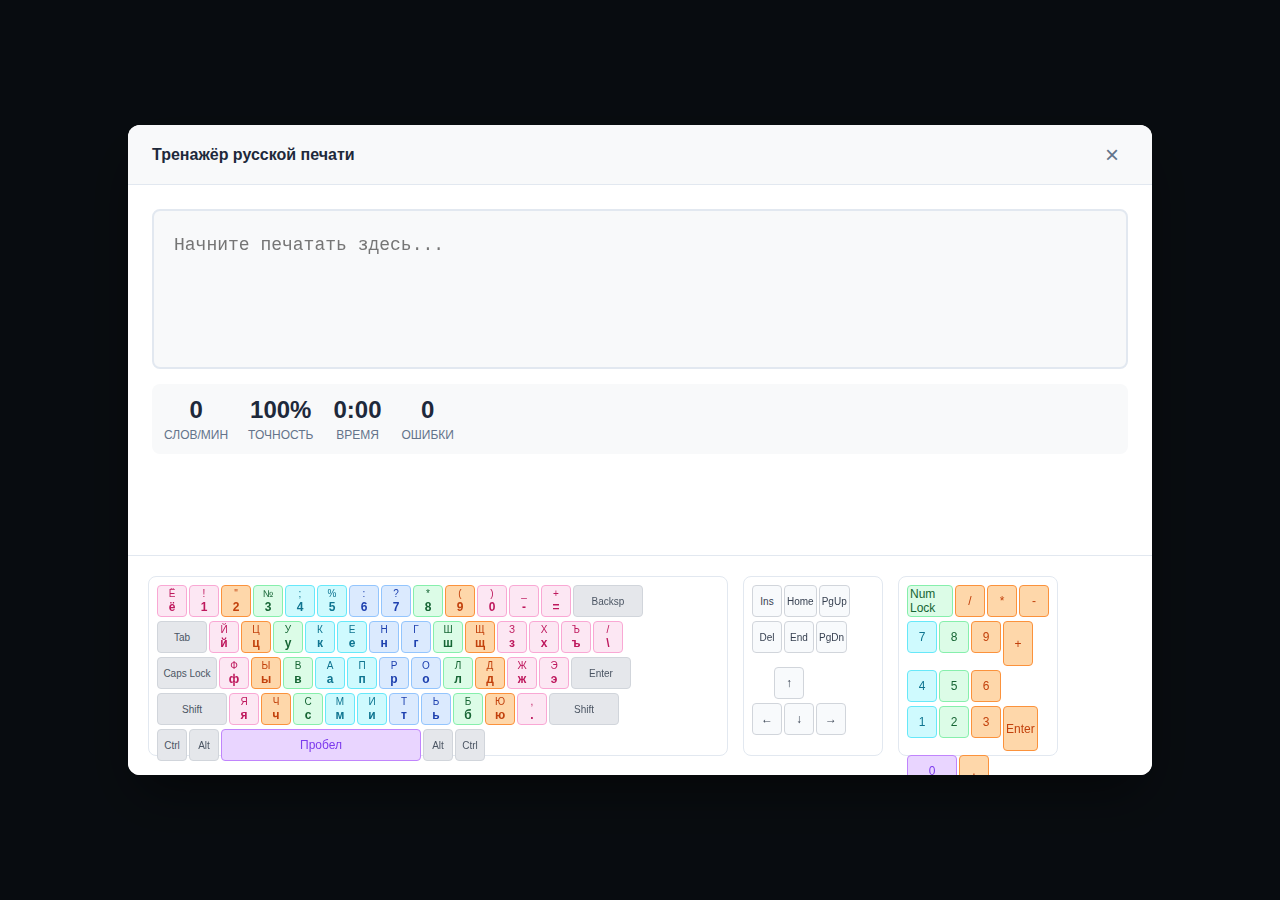
<file: modal-new.html>
<!DOCTYPE html>
<html lang="ru">
<head>
    <meta charset="UTF-8">
    <meta name="viewport" content="width=device-width, initial-scale=1.0">
    <title>Russian Typing Trainer</title>
    <style>
        * {
            box-sizing: border-box;
            margin: 0;
            padding: 0;
        }

        body {
            font-family: -apple-system, BlinkMacSystemFont, 'Segoe UI', Roboto, sans-serif;
            background: #2c3e50;
            overflow: hidden;
            height: 100vh;
            display: flex;
            align-items: center;
            justify-content: center;
        }

        .modal-overlay {
            position: fixed;
            top: 0;
            left: 0;
            width: 100vw;
            height: 100vh;
            background: rgba(0, 0, 0, 0.8);
            backdrop-filter: blur(8px);
            display: flex;
            align-items: center;
            justify-content: center;
            z-index: 1000;
        }

        .modal-container {
            width: 1024px;
            height: 650px;
            background: #ffffff;
            border-radius: 12px;
            box-shadow: 0 25px 50px -12px rgba(0, 0, 0, 0.5);
            display: flex;
            flex-direction: column;
            overflow: hidden;
            position: relative;
        }

        .modal-header {
            height: 60px;
            background: #f8f9fa;
            border-bottom: 1px solid #e2e8f0;
            display: flex;
            align-items: center;
            justify-content: space-between;
            padding: 0 24px;
            flex-shrink: 0;
        }

        .header-title {
            font-weight: 600;
            font-size: 16px;
            color: #1e293b;
        }

        .close-btn {
            background: none;
            border: none;
            font-size: 24px;
            cursor: pointer;
            color: #64748b;
            width: 32px;
            height: 32px;
            display: flex;
            align-items: center;
            justify-content: center;
            border-radius: 8px;
            transition: background-color 0.2s;
        }

        .close-btn:hover {
            background: #f1f5f9;
        }

        .modal-body {
            flex: 1;
            display: flex;
            flex-direction: column;
            background: #ffffff;
            padding: 24px;
        }

        .text-editor {
            height: 160px;
            background: #f8f9fa;
            border: 2px solid #e2e8f0;
            border-radius: 8px;
            padding: 20px;
            font-family: 'Courier New', monospace;
            font-size: 18px;
            line-height: 1.6;
            resize: none;
            outline: none;
            margin-bottom: 15px;
        }

        .text-editor:focus {
            border-color: #3b82f6;
        }

        .stats-panel {
            display: flex;
            gap: 20px;
            margin-bottom: 15px;
            padding: 12px;
            background: #f8f9fa;
            border-radius: 8px;
        }

        .stat-item {
            text-align: center;
        }

        .stat-value {
            font-size: 24px;
            font-weight: bold;
            color: #1e293b;
        }

        .stat-label {
            font-size: 12px;
            color: #64748b;
            text-transform: uppercase;
            margin-top: 4px;
        }

        .keyboard-section {
            height: 220px;
            background: #ffffff;
            border-top: 1px solid #e2e8f0;
            flex-shrink: 0;
            padding: 20px;
        }

        .keyboard {
            display: flex;
            flex-direction: row;
            gap: 15px;
            width: 100%;
            height: 180px;
        }

        .keyboard-main {
            width: 580px;
            height: 180px;
            background: #ffffff;
            border: 1px solid #e2e8f0;
            border-radius: 8px;
            display: flex;
            flex-direction: column;
            padding: 8px;
            gap: 4px;
        }

        .keyboard-nav {
            width: 140px;
            height: 180px;
            background: #ffffff;
            border: 1px solid #e2e8f0;
            border-radius: 8px;
            display: flex;
            flex-direction: column;
            padding: 8px;
            gap: 4px;
        }

        .keyboard-numpad {
            width: 160px;
            height: 180px;
            background: #ffffff;
            border: 1px solid #e2e8f0;
            border-radius: 8px;
            display: flex;
            flex-direction: column;
            padding: 8px;
            gap: 4px;
        }

        .keyboard-row {
            display: flex;
            gap: 2px;
            height: auto;
        }

        .key {
            min-width: 30px;
            height: 32px;
            display: flex;
            flex-direction: column;
            align-items: center;
            justify-content: center;
            font-size: 12px;
            font-weight: 500;
            border: 1px solid #d1d5db;
            border-radius: 4px;
            cursor: pointer;
            transition: all 0.15s ease;
            position: relative;
            background: #f8fafc;
            color: #374151;
            box-sizing: border-box;
            padding: 2px;
        }

        .key-top {
            font-size: 10px;
            line-height: 1;
            margin-bottom: 2px;
        }

        .key-bottom {
            font-size: 12px;
            line-height: 1;
            font-weight: bold;
        }

        .key:hover {
            background: #f1f5f9;
        }

        .key.active {
            background: #3b82f6;
            color: white;
            transform: scale(0.95);
        }

        /* Finger color mapping */
        .key.pink {
            background: #fce7f3;
            border-color: #f9a8d4;
            color: #be185d;
        }

        .key.orange {
            background: #fed7aa;
            border-color: #fb923c;
            color: #c2410c;
        }

        .key.green {
            background: #dcfce7;
            border-color: #86efac;
            color: #166534;
        }

        .key.cyan {
            background: #cffafe;
            border-color: #67e8f9;
            color: #0e7490;
        }

        .key.blue {
            background: #dbeafe;
            border-color: #93c5fd;
            color: #1e40af;
        }

        .key.purple {
            background: #e9d5ff;
            border-color: #c084fc;
            color: #7c3aed;
        }

        /* Special keys */
        .key.backspace, .key.tab, .key.caps, .key.enter,
        .key.shift-left, .key.shift-right, .key.ctrl, .key.alt, .key.meta, .key.menu, .key.backslash {
            background: #e5e7eb;
            color: #4b5563;
            font-size: 10px;
        }

        .key.spacebar {
            min-width: 200px;
        }

        .key.enter {
            min-width: 60px;
        }

        .key.backspace {
            min-width: 70px;
        }

        .key.shift-left, .key.shift-right {
            min-width: 70px;
        }

        .key.tab {
            min-width: 50px;
        }

        .key.caps {
            min-width: 60px;
        }
    </style>
</head>
<body>
    <div class="modal-overlay">
        <div class="modal-container">
            <!-- Header -->
            <div class="modal-header">
                <div class="header-title">Тренажёр русской печати</div>
                <button class="close-btn" onclick="closeModal()">&times;</button>
            </div>

            <!-- Main Content -->
            <div class="modal-body">
                <!-- Text Editor -->
                <textarea class="text-editor" id="textEditor" placeholder="Начните печатать здесь..."></textarea>

                <!-- Stats Panel -->
                <div class="stats-panel">
                    <div class="stat-item">
                        <div class="stat-value" id="wpmStat">0</div>
                        <div class="stat-label">слов/мин</div>
                    </div>
                    <div class="stat-item">
                        <div class="stat-value" id="accuracyStat">100%</div>
                        <div class="stat-label">точность</div>
                    </div>
                    <div class="stat-item">
                        <div class="stat-value" id="timeStat">0:00</div>
                        <div class="stat-label">время</div>
                    </div>
                    <div class="stat-item">
                        <div class="stat-value" id="errorsStat">0</div>
                        <div class="stat-label">ошибки</div>
                    </div>
                </div>
            </div>

            <!-- Keyboard Section -->
            <div class="keyboard-section">
                <div class="keyboard">
                    <!-- Main Keyboard -->
                    <div class="keyboard-main">
                        <div class="keyboard-row">
                            <div class="key pink"><div class="key-top">Ё</div><div class="key-bottom">ё</div></div>
                            <div class="key pink"><div class="key-top">!</div><div class="key-bottom">1</div></div>
                            <div class="key orange"><div class="key-top">"</div><div class="key-bottom">2</div></div>
                            <div class="key green"><div class="key-top">№</div><div class="key-bottom">3</div></div>
                            <div class="key cyan"><div class="key-top">;</div><div class="key-bottom">4</div></div>
                            <div class="key cyan"><div class="key-top">%</div><div class="key-bottom">5</div></div>
                            <div class="key blue"><div class="key-top">:</div><div class="key-bottom">6</div></div>
                            <div class="key blue"><div class="key-top">?</div><div class="key-bottom">7</div></div>
                            <div class="key green"><div class="key-top">*</div><div class="key-bottom">8</div></div>
                            <div class="key orange"><div class="key-top">(</div><div class="key-bottom">9</div></div>
                            <div class="key pink"><div class="key-top">)</div><div class="key-bottom">0</div></div>
                            <div class="key pink"><div class="key-top">_</div><div class="key-bottom">-</div></div>
                            <div class="key pink"><div class="key-top">+</div><div class="key-bottom">=</div></div>
                            <div class="key backspace">Backsp</div>
                        </div>
                        <div class="keyboard-row">
                            <div class="key tab">Tab</div>
                            <div class="key pink"><div class="key-top">Й</div><div class="key-bottom">й</div></div>
                            <div class="key orange"><div class="key-top">Ц</div><div class="key-bottom">ц</div></div>
                            <div class="key green"><div class="key-top">У</div><div class="key-bottom">у</div></div>
                            <div class="key cyan"><div class="key-top">К</div><div class="key-bottom">к</div></div>
                            <div class="key cyan"><div class="key-top">Е</div><div class="key-bottom">е</div></div>
                            <div class="key blue"><div class="key-top">Н</div><div class="key-bottom">н</div></div>
                            <div class="key blue"><div class="key-top">Г</div><div class="key-bottom">г</div></div>
                            <div class="key green"><div class="key-top">Ш</div><div class="key-bottom">ш</div></div>
                            <div class="key orange"><div class="key-top">Щ</div><div class="key-bottom">щ</div></div>
                            <div class="key pink"><div class="key-top">З</div><div class="key-bottom">з</div></div>
                            <div class="key pink"><div class="key-top">Х</div><div class="key-bottom">х</div></div>
                            <div class="key pink"><div class="key-top">Ъ</div><div class="key-bottom">ъ</div></div>
                            <div class="key pink"><div class="key-top">/</div><div class="key-bottom">\</div></div>
                        </div>
                        <div class="keyboard-row">
                            <div class="key caps">Caps Lock</div>
                            <div class="key pink"><div class="key-top">Ф</div><div class="key-bottom">ф</div></div>
                            <div class="key orange"><div class="key-top">Ы</div><div class="key-bottom">ы</div></div>
                            <div class="key green"><div class="key-top">В</div><div class="key-bottom">в</div></div>
                            <div class="key cyan"><div class="key-top">А</div><div class="key-bottom">а</div></div>
                            <div class="key cyan"><div class="key-top">П</div><div class="key-bottom">п</div></div>
                            <div class="key blue"><div class="key-top">Р</div><div class="key-bottom">р</div></div>
                            <div class="key blue"><div class="key-top">О</div><div class="key-bottom">о</div></div>
                            <div class="key green"><div class="key-top">Л</div><div class="key-bottom">л</div></div>
                            <div class="key orange"><div class="key-top">Д</div><div class="key-bottom">д</div></div>
                            <div class="key pink"><div class="key-top">Ж</div><div class="key-bottom">ж</div></div>
                            <div class="key pink"><div class="key-top">Э</div><div class="key-bottom">э</div></div>
                            <div class="key enter">Enter</div>
                        </div>
                        <div class="keyboard-row">
                            <div class="key shift-left">Shift</div>
                            <div class="key pink"><div class="key-top">Я</div><div class="key-bottom">я</div></div>
                            <div class="key orange"><div class="key-top">Ч</div><div class="key-bottom">ч</div></div>
                            <div class="key green"><div class="key-top">С</div><div class="key-bottom">с</div></div>
                            <div class="key cyan"><div class="key-top">М</div><div class="key-bottom">м</div></div>
                            <div class="key cyan"><div class="key-top">И</div><div class="key-bottom">и</div></div>
                            <div class="key blue"><div class="key-top">Т</div><div class="key-bottom">т</div></div>
                            <div class="key blue"><div class="key-top">Ь</div><div class="key-bottom">ь</div></div>
                            <div class="key green"><div class="key-top">Б</div><div class="key-bottom">б</div></div>
                            <div class="key orange"><div class="key-top">Ю</div><div class="key-bottom">ю</div></div>
                            <div class="key pink"><div class="key-top">,</div><div class="key-bottom">.</div></div>
                            <div class="key shift-right">Shift</div>
                        </div>
                        <div class="keyboard-row">
                            <div class="key ctrl">Ctrl</div>
                            <div class="key alt">Alt</div>
                            <div class="key purple spacebar">Пробел</div>
                            <div class="key alt">Alt</div>
                            <div class="key ctrl">Ctrl</div>
                        </div>
                    </div>

                    <!-- Navigation Keys -->
                    <div class="keyboard-nav">
                        <div class="keyboard-row">
                            <div class="key" style="font-size: 10px;">Ins</div>
                            <div class="key" style="font-size: 10px;">Home</div>
                            <div class="key" style="font-size: 10px;">PgUp</div>
                        </div>
                        <div class="keyboard-row">
                            <div class="key" style="font-size: 10px;">Del</div>
                            <div class="key" style="font-size: 10px;">End</div>
                            <div class="key" style="font-size: 10px;">PgDn</div>
                        </div>
                        <div class="keyboard-row" style="margin-top: 10px;">
                            <div style="width: 20px;"></div>
                            <div class="key">↑</div>
                            <div style="width: 20px;"></div>
                        </div>
                        <div class="keyboard-row">
                            <div class="key">←</div>
                            <div class="key">↓</div>
                            <div class="key">→</div>
                        </div>
                    </div>

                    <!-- Numpad -->
                    <div class="keyboard-numpad">
                        <div class="keyboard-row">
                            <div class="key green">Num Lock</div>
                            <div class="key orange">/</div>
                            <div class="key orange">*</div>
                            <div class="key orange">-</div>
                        </div>
                        <div class="keyboard-row">
                            <div class="key cyan">7</div>
                            <div class="key green">8</div>
                            <div class="key orange">9</div>
                            <div class="key orange" style="min-height: 45px;">+</div>
                        </div>
                        <div class="keyboard-row">
                            <div class="key cyan">4</div>
                            <div class="key green">5</div>
                            <div class="key orange">6</div>
                        </div>
                        <div class="keyboard-row">
                            <div class="key cyan">1</div>
                            <div class="key green">2</div>
                            <div class="key orange">3</div>
                            <div class="key orange" style="min-height: 45px;">Enter</div>
                        </div>
                        <div class="keyboard-row">
                            <div class="key purple" style="min-width: 50px;">0</div>
                            <div class="key orange">.</div>
                        </div>
                    </div>
                </div>
            </div>
        </div>
    </div>

    <script>
        let startTime = null;
        let errors = 0;
        let totalChars = 0;

        function closeModal() {
            // Close modal functionality
            console.log('Modal closed');
        }

        function updateStats() {
            const textEditor = document.getElementById('textEditor');
            const text = textEditor.value;

            if (!startTime && text.length > 0) {
                startTime = Date.now();
            }

            const currentTime = startTime ? (Date.now() - startTime) / 1000 : 0;
            const minutes = currentTime / 60;
            const wpm = minutes > 0 ? Math.round((text.length / 5) / minutes) : 0;
            const accuracy = totalChars > 0 ? Math.round(((totalChars - errors) / totalChars) * 100) : 100;

            document.getElementById('wpmStat').textContent = wpm;
            document.getElementById('accuracyStat').textContent = accuracy + '%';
            document.getElementById('timeStat').textContent =
                Math.floor(currentTime / 60) + ':' + String(Math.floor(currentTime % 60)).padStart(2, '0');
            document.getElementById('errorsStat').textContent = errors;
        }

        function highlightKey(char) {
            // Remove previous highlights
            document.querySelectorAll('.key.active').forEach(key => {
                key.classList.remove('active');
            });

            // Find and highlight current key
            const keys = document.querySelectorAll('.key');
            keys.forEach(key => {
                if (key.textContent.toLowerCase() === char.toLowerCase()) {
                    key.classList.add('active');
                }
            });
        }

        // Text editor event listeners
        document.getElementById('textEditor').addEventListener('input', function(e) {
            totalChars = this.value.length;
            updateStats();
        });

        document.getElementById('textEditor').addEventListener('keydown', function(e) {
            highlightKey(e.key);
        });

        document.getElementById('textEditor').addEventListener('keyup', function(e) {
            // Remove highlight after key release
            setTimeout(() => {
                document.querySelectorAll('.key.active').forEach(key => {
                    key.classList.remove('active');
                });
            }, 100);
        });

        // Initialize
        updateStats();
    </script>
</body>
</html>
</file>
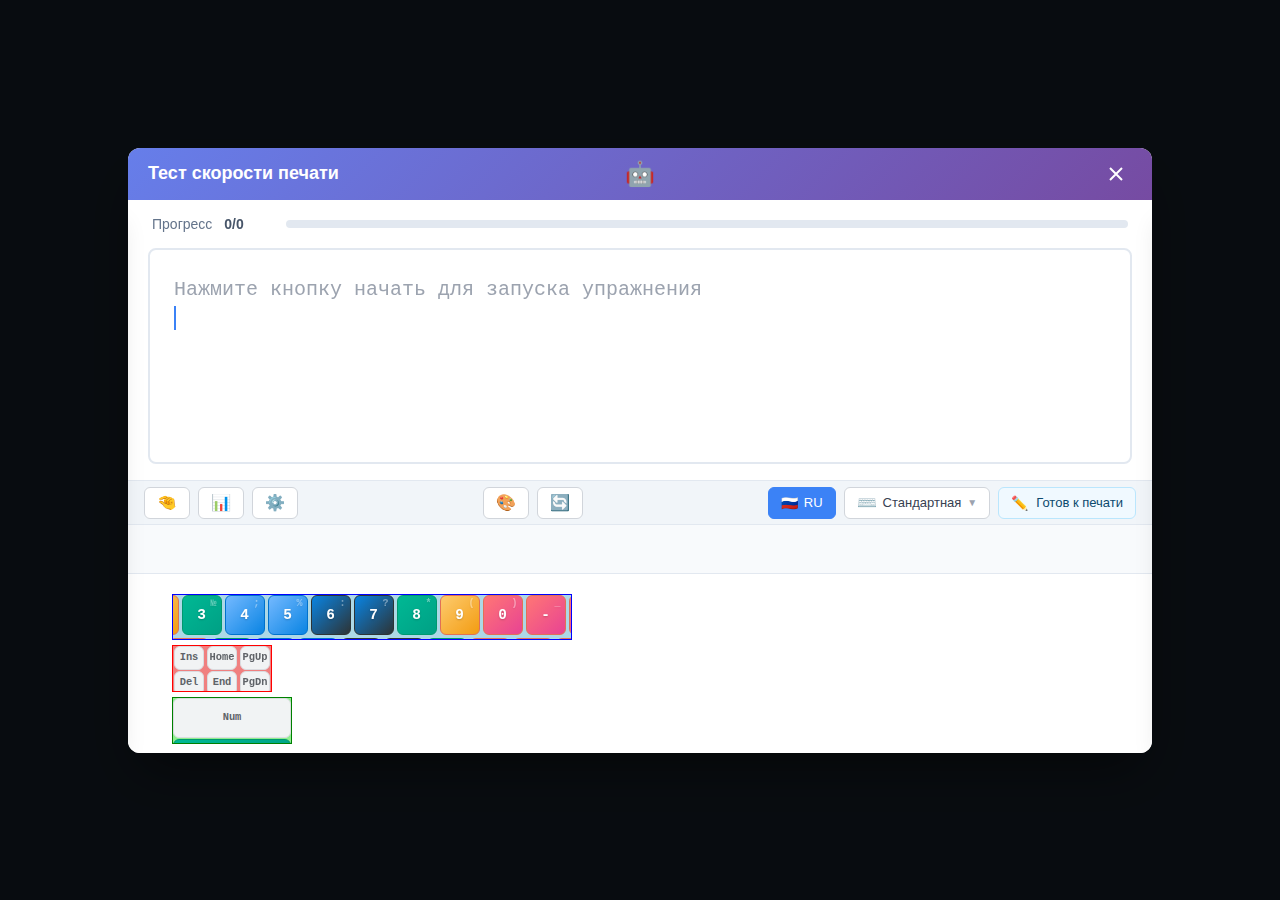
<file: modal.html>
<!DOCTYPE html>
<html lang="ru">
<head>
    <meta charset="UTF-8">
    <meta name="viewport" content="width=device-width, initial-scale=1.0">
    <title>Клавиатурный Тренажер - Modal</title>

    <!-- CSS стили -->
    <link rel="stylesheet" href="assets/css/modal.css">
    <link rel="stylesheet" href="assets/css/keyboard.css">

    <!-- Favicon -->
    <link rel="icon" type="image/x-icon" href="assets/images/favicon.ico">
</head>
<body>
    <!-- Modal Overlay -->
    <div class="modal-overlay" id="modalOverlay">
        <!-- Modal Container 1024x605px -->
        <div class="modal-container" id="modalContainer">

            <!-- Header Section 60px -->
            <header class="modal-header">
                <div class="header-content">
                    <h2 class="modal-title">Тест скорости печати</h2>
                    <div class="header-mascot">
                        <div class="mascot-character">🤖</div>
                    </div>
                    <button class="modal-close" id="modalClose">
                        <svg width="24" height="24" viewBox="0 0 24 24" fill="none">
                            <path d="M18 6L6 18M6 6L18 18" stroke="currentColor" stroke-width="2"/>
                        </svg>
                    </button>
                </div>
            </header>

            <!-- Main Content Area -->
            <main class="modal-main">

                <!-- Text Editor Section - flexible height -->
                <section class="text-editor-section">
                    <div class="progress-container">
                        <span class="progress-label">Прогресс</span>
                        <div class="progress-fraction" id="progressFraction">0/0</div>
                        <div class="progress-bar">
                            <div class="progress-fill" id="progressFill"></div>
                        </div>
                    </div>

                    <!-- Main Text Editor -->
                    <div class="text-editor" id="textEditor">
                        <div class="text-content">
                            <span class="text-to-type" id="textToType">Нажмите кнопку начать для запуска упражнения</span>
                            <span class="typed-text" id="typedText"></span>
                        </div>
                        <div class="cursor" id="cursor"></div>
                    </div>

                    <!-- Hidden Input for capturing keystrokes -->
                    <input type="text" id="hiddenInput" class="hidden-input" autocomplete="off">
                </section>

                <!-- Functional Toolbar 45px -->
                <section class="functional-toolbar">
                    <div class="toolbar-group">
                        <button class="toolbar-btn" id="fingerHintsBtn" title="Показать подсказки пальцев">
                            <span class="btn-icon">🤏</span>
                        </button>
                        <button class="toolbar-btn" id="statisticsBtn" title="Показать статистику">
                            <span class="btn-icon">📊</span>
                        </button>
                        <button class="toolbar-btn" id="settingsBtn" title="Настройки">
                            <span class="btn-icon">⚙️</span>
                        </button>
                    </div>

                    <div class="toolbar-group">
                        <button class="toolbar-btn" id="themeBtn" title="Сменить тему">
                            <span class="btn-icon">🎨</span>
                        </button>
                        <button class="toolbar-btn" id="resetBtn" title="Сброс упражнения">
                            <span class="btn-icon">🔄</span>
                        </button>
                    </div>

                    <div class="toolbar-group">
                        <div class="language-selector">
                            <button class="toolbar-btn active" id="languageBtn">
                                <span class="btn-flag">🇷🇺</span>
                                <span class="btn-text">RU</span>
                            </button>
                        </div>
                        <div class="layout-selector">
                            <button class="toolbar-btn dropdown-btn" id="layoutBtn">
                                <span class="btn-icon">⌨️</span>
                                <span class="btn-text">Стандартная</span>
                                <span class="btn-arrow">▼</span>
                            </button>
                            <div class="dropdown-menu" id="layoutDropdown">
                                <div class="dropdown-item active" data-layout="standard">
                                    <span class="item-name">Стандартная</span>
                                    <span class="item-desc">ЙЦУКЕН</span>
                                </div>
                                <div class="dropdown-item" data-layout="phonetic">
                                    <span class="item-name">Фонетическая</span>
                                    <span class="item-desc">Похожие английские</span>
                                </div>
                                <div class="dropdown-item" data-layout="typewriter">
                                    <span class="item-name">Машинопись</span>
                                    <span class="item-desc">Классическая</span>
                                </div>
                                <div class="dropdown-item" data-layout="mac">
                                    <span class="item-name">macOS</span>
                                    <span class="item-desc">Для Mac</span>
                                </div>
                            </div>
                        </div>
                        <div class="status-indicator" id="statusIndicator">
                            <span class="status-icon">✏️</span>
                            <span class="status-text">Готов к печати</span>
                        </div>
                    </div>
                </section>

            </main>

            <!-- Virtual Keyboard Section - Fixed at bottom outside main -->
            <section class="keyboard-section">
                <div class="keyboard" id="virtualKeyboard">
                    <!-- Keyboard sections will be generated by JavaScript -->
                </div>
            </section>

            <!-- Collapsible Side Panels -->
            <aside class="side-panels">
                <!-- Finger Hints Panel -->
                <div class="side-panel finger-hints-panel" id="fingerHintsPanel">
                    <div class="panel-header">
                        <h3>Позиции пальцев</h3>
                        <button class="panel-close">×</button>
                    </div>
                    <div class="panel-content">
                        <div class="finger-diagram">
                            <!-- Finger position diagram will be here -->
                        </div>
                    </div>
                </div>

                <!-- Statistics Panel -->
                <div class="side-panel statistics-panel" id="statisticsPanel">
                    <div class="panel-header">
                        <h3>Статистика</h3>
                        <button class="panel-close">×</button>
                    </div>
                    <div class="panel-content">
                        <div class="stat-item">
                            <div class="stat-label">Время:</div>
                            <div class="stat-value" id="timeValue">00:00</div>
                            <div class="stat-best">лучшее: --:--</div>
                        </div>
                        <div class="stat-item">
                            <div class="stat-label">Скорость:</div>
                            <div class="stat-value" id="speedValue">0 <span class="unit">зн/мин</span></div>
                            <div class="stat-best">максимум: --</div>
                        </div>
                        <div class="stat-item">
                            <div class="stat-label">Ошибки:</div>
                            <div class="stat-value" id="errorsValue">0 <span class="unit">/ 0.0%</span></div>
                            <div class="stat-best">минимум: --</div>
                        </div>
                    </div>
                </div>
            </aside>

            <!-- Results Screen Overlay -->
            <div class="results-overlay" id="resultsOverlay">
                <div class="results-card">
                    <div class="results-header">
                        <h2>Результат упражнения</h2>
                        <div class="rating-stars">
                            <span class="star">⭐</span>
                            <span class="star">⭐</span>
                            <span class="star">⭐</span>
                            <span class="star">⭐</span>
                            <span class="star">⭐</span>
                        </div>
                    </div>
                    <div class="results-content">
                        <div class="results-stats">
                            <!-- Detailed statistics will be populated here -->
                        </div>
                        <div class="results-actions">
                            <button class="btn-secondary" id="tryAgainBtn">Попробовать снова</button>
                            <button class="btn-primary" id="nextLevelBtn">Следующий уровень</button>
                        </div>
                    </div>
                </div>
            </div>

        </div>
    </div>

    <!-- JavaScript modules -->
    <script src="config/settings.js"></script>
    <script src="assets/js/utils.js"></script>
    <script src="assets/js/keyboard-layouts.js"></script>
    <script src="assets/js/keyboard-controller.js"></script>
    <script src="assets/js/modal.js"></script>
    <script src="assets/js/keyboard.js"></script>
    <script src="assets/js/stats.js"></script>
    <script src="assets/js/main.js"></script>
</body>
</html>
</file>
<file: assets/css/main.css>
/* assets/css/main.css - Основные стили проекта */

/* Сброс стилей */
* {
    margin: 0;
    padding: 0;
    box-sizing: border-box;
}

html {
    font-size: 16px;
}

body {
    font-family: 'Segoe UI', Tahoma, Geneva, Verdana, sans-serif;
    background-color: #f5f5f5;
    color: #333;
    overflow-x: hidden;
    line-height: 1.6;
}

/* Верхняя панель с цитатой */
.quote-panel {
    background: linear-gradient(135deg, #ffeaa7 0%, #fdcb6e 100%);
    padding: 15px 20px;
    display: flex;
    align-items: center;
    gap: 20px;
    box-shadow: 0 2px 10px rgba(0,0,0,0.1);
    position: relative;
    min-height: 80px;
    max-height: 100px;
}

.quote-icon {
    font-size: 1.5rem;
    background: rgba(255,255,255,0.3);
    width: 50px;
    height: 50px;
    border-radius: 50%;
    display: flex;
    align-items: center;
    justify-content: center;
    flex-shrink: 0;
}

.quote-content {
    flex: 1;
    min-width: 0;
    overflow: hidden;
}

.quote-text {
    font-size: 1rem;
    font-weight: bold;
    color: #2d3436;
    margin-bottom: 3px;
    white-space: nowrap;
    overflow: hidden;
    text-overflow: ellipsis;
}

.quote-author {
    font-size: 0.8rem;
    color: #636e72;
    opacity: 0.8;
    white-space: nowrap;
    overflow: hidden;
    text-overflow: ellipsis;
}

.start-button-container {
    margin-left: auto;
    flex-shrink: 0;
}

.start-btn {
    background: #00b894;
    color: white;
    border: none;
    padding: 12px 24px;
    border-radius: 25px;
    font-size: 1rem;
    font-weight: bold;
    cursor: pointer;
    transition: all 0.3s ease;
    box-shadow: 0 4px 15px rgba(0,184,148,0.3);
    white-space: nowrap;
}

.start-btn:hover {
    background: #00a085;
    transform: translateY(-2px);
    box-shadow: 0 6px 20px rgba(0,184,148,0.4);
}

.start-btn:active {
    transform: translateY(0);
    box-shadow: 0 2px 10px rgba(0,184,148,0.3);
}

/* Основной контейнер */
.main-container {
    display: flex;
    height: calc(100vh - 180px); /* Высота экрана минус верхняя панель и клавиатура */
    gap: 20px;
    padding: 15px 20px;
    max-width: 1400px;
    margin: 0 auto;
    overflow: hidden;
}

/* Левая боковая панель */
.sidebar {
    width: 180px;
    background: white;
    border-radius: 10px;
    padding: 15px;
    box-shadow: 0 2px 10px rgba(0,0,0,0.1);
    height: fit-content;
    flex-shrink: 0;
    max-height: 400px;
}

.sidebar h3 {
    color: #2d3436;
    margin-bottom: 15px;
    font-size: 1rem;
    padding-bottom: 8px;
    border-bottom: 2px solid #ddd;
}

.difficulty-levels {
    display: flex;
    flex-direction: column;
    gap: 10px;
}

.level-item {
    display: flex;
    align-items: center;
    gap: 10px;
    padding: 10px;
    border-radius: 8px;
    cursor: pointer;
    transition: all 0.2s ease;
    user-select: none;
}

.level-item:hover {
    background-color: #f8f9fa;
    transform: translateX(2px);
}

.level-item.active {
    background-color: #e3f2fd;
    border-left: 4px solid #2196f3;
}

.level-circle {
    width: 20px;
    height: 20px;
    border-radius: 50%;
    flex-shrink: 0;
}

.level-circle.pink { background-color: #ff7675; }
.level-circle.orange { background-color: #fdcb6e; }
.level-circle.green { background-color: #00b894; }
.level-circle.cyan { background-color: #74b9ff; }
.level-circle.blue { background-color: #0984e3; }
.level-circle.purple { background-color: #a29bfe; }

/* Центральная область редактора */
.editor-container {
    flex: 1;
    display: flex;
    flex-direction: column;
    gap: 20px;
    min-width: 0;
}

.progress-container {
    background: white;
    padding: 15px 20px;
    border-radius: 10px;
    box-shadow: 0 2px 10px rgba(0,0,0,0.1);
    display: flex;
    align-items: center;
    gap: 15px;
    flex-wrap: wrap;
}

.progress-label {
    font-weight: bold;
    color: #2d3436;
    white-space: nowrap;
}

.progress-fraction {
    font-weight: bold;
    color: #636e72;
    white-space: nowrap;
}

.progress-bar {
    flex: 1;
    height: 8px;
    background-color: #e9ecef;
    border-radius: 4px;
    overflow: hidden;
    min-width: 100px;
}

.progress-fill {
    height: 100%;
    background: linear-gradient(90deg, #00b894, #00a085);
    width: 0%;
    transition: width 0.3s ease;
    border-radius: 4px;
}

/* Текстовый редактор */
.text-editor {
    background: white;
    border-radius: 10px;
    padding: 30px;
    box-shadow: 0 2px 10px rgba(0,0,0,0.1);
    min-height: 200px;
    position: relative;
    font-size: 1.2rem;
    line-height: 1.8;
    border: 2px solid #e9ecef;
    transition: border-color 0.3s ease;
}

.text-editor:focus-within {
    border-color: #74b9ff;
}

.text-content {
    position: relative;
    word-wrap: break-word;
    white-space: pre-wrap;
}

.text-to-type {
    color: #636e72;
}

.typed-text {
    color: #2d3436;
    font-weight: 500;
}

.char-correct {
    color: #2d3436;
}

.char-incorrect {
    color: #2d3436;
    border-bottom: 2px solid #d63031;
    background-color: transparent;
    animation: errorPulse 0.5s ease;
}

@keyframes errorPulse {
    0% { background-color: rgba(214, 48, 49, 0.1); }
    50% { background-color: rgba(214, 48, 49, 0.3); }
    100% { background-color: transparent; }
}

.cursor {
    display: inline-block;
    width: 2px;
    height: 1.4em;
    background-color: #2d3436;
    animation: blink 1s infinite;
    position: relative;
    top: 0.1em;
}

@keyframes blink {
    0%, 50% { opacity: 1; }
    51%, 100% { opacity: 0; }
}

.hidden-input {
    position: absolute;
    left: -9999px;
    opacity: 0;
    width: 1px;
    height: 1px;
}

/* Общие утилиты */
.text-center { text-align: center; }
.text-left { text-align: left; }
.text-right { text-align: right; }

.mb-10 { margin-bottom: 10px; }
.mb-20 { margin-bottom: 20px; }
.mb-30 { margin-bottom: 30px; }

.p-10 { padding: 10px; }
.p-20 { padding: 20px; }
.p-30 { padding: 30px; }

/* Адаптивность */
@media (max-width: 1200px) {
    .main-container {
        flex-direction: column;
    }
    
    .sidebar {
        width: 100%;
        max-width: none;
    }
    
    .difficulty-levels {
        flex-direction: row;
        flex-wrap: wrap;
        justify-content: center;
    }
    
    .level-item {
        flex: 1;
        min-width: 120px;
        max-width: 150px;
    }
}

@media (max-width: 768px) {
    .quote-panel {
        flex-direction: column;
        text-align: center;
        gap: 15px;
        padding: 15px;
    }
    
    .quote-text {
        font-size: 1rem;
    }
    
    .quote-author {
        font-size: 0.8rem;
    }
    
    .main-container {
        padding: 15px;
        gap: 15px;
    }
    
    .text-editor {
        padding: 20px;
        font-size: 1rem;
    }
    
    .progress-container {
        flex-direction: column;
        gap: 10px;
    }
    
    .progress-bar {
        width: 100%;
    }
}

@media (max-width: 480px) {
    .quote-text {
        font-size: 0.9rem;
    }
    
    .start-btn {
        font-size: 0.9rem;
        padding: 10px 20px;
    }
    
    .main-container {
        padding: 10px;
    }
    
    .text-editor {
        padding: 15px;
        font-size: 0.95rem;
    }
    
    .difficulty-levels {
        flex-direction: column;
    }
    
    .level-item {
        max-width: none;
    }
}
</file>
<file: assets/css/keyboard.css>
/* assets/css/keyboard.css - Стили виртуальной клавиатуры */

/* Контейнер клавиатуры */
.keyboard-container {
    background: white;
    padding: 20px;
    box-shadow: 0 -2px 10px rgba(0,0,0,0.1);
    display: flex;
    justify-content: center;
    align-items: flex-start;
    gap: 20px;
    border-top: 1px solid #e9ecef;
    margin-top: 20px;
}

/* Основная клавиатура */
.keyboard {
    display: flex;
    flex-direction: column;
    gap: 5px;
    user-select: none;
}

.keyboard-row {
    display: flex;
    gap: 3px;
    justify-content: center;
}

/* Базовые стили клавиш */
.key {
    min-width: 40px;
    height: 40px;
    display: flex;
    align-items: center;
    justify-content: center;
    font-size: 0.9rem;
    font-weight: bold;
    border-radius: 6px;
    cursor: pointer;
    transition: all 0.1s ease;
    border: 1px solid #ddd;
    background: #f8f9fa;
    color: #2d3436;
    position: relative;
    user-select: none;
    font-family: 'Consolas', 'Monaco', 'Courier New', monospace;
}

.key:hover {
    transform: translateY(-1px);
    box-shadow: 0 2px 8px rgba(0,0,0,0.15);
    border-color: #ccc;
}

.key:active {
    transform: translateY(0);
    box-shadow: inset 0 2px 4px rgba(0,0,0,0.2);
}

/* Цвета для разных пальцев */
.key.pink {
    background: linear-gradient(135deg, #ff7675, #e84393);
    border-color: #e17055;
    color: white;
    text-shadow: 0 1px 2px rgba(0,0,0,0.2);
}

.key.orange {
    background: linear-gradient(135deg, #fdcb6e, #f39c12);
    border-color: #e17055;
    color: white;
    text-shadow: 0 1px 2px rgba(0,0,0,0.2);
}

.key.green {
    background: linear-gradient(135deg, #00b894, #00a085);
    border-color: #00996e;
    color: white;
    text-shadow: 0 1px 2px rgba(0,0,0,0.2);
}

.key.cyan {
    background: linear-gradient(135deg, #74b9ff, #0984e3);
    border-color: #0072cc;
    color: white;
    text-shadow: 0 1px 2px rgba(0,0,0,0.2);
}

.key.blue {
    background: linear-gradient(135deg, #0984e3, #2d3436);
    border-color: #2d3436;
    color: white;
    text-shadow: 0 1px 2px rgba(0,0,0,0.2);
}

.key.purple {
    background: linear-gradient(135deg, #a29bfe, #6c5ce7);
    border-color: #5a4fcf;
    color: white;
    text-shadow: 0 1px 2px rgba(0,0,0,0.2);
}

/* Специальные клавиши */
.key.backspace {
    min-width: 80px;
    background: linear-gradient(135deg, #636e72, #2d3436);
    color: white;
    border-color: #2d3436;
    font-size: 0.8rem;
}

.key.tab {
    min-width: 60px;
    font-size: 0.8rem;
}

.key.caps {
    min-width: 90px;
    font-size: 0.7rem;
}

.key.enter {
    min-width: 90px;
    background: linear-gradient(135deg, #636e72, #2d3436);
    color: white;
    border-color: #2d3436;
    font-size: 0.8rem;
}

.key.shift-left, .key.shift-right {
    min-width: 80px;
    font-size: 0.8rem;
}

.key.spacebar {
    min-width: 300px;
    font-size: 0.9rem;
}

.key.ctrl, .key.alt {
    min-width: 50px;
    font-size: 0.8rem;
}

/* Контейнер клавиатуры */
.keyboard-container {
    background: white;
    padding: 20px;
    box-shadow: 0 -2px 10px rgba(0,0,0,0.1);
    display: flex;
    justify-content: center;
    align-items: flex-start;
    gap: 20px;
    border-top: 1px solid #e9ecef;
    margin-top: 20px;
}

/* Основная клавиатура */
.keyboard {
    display: flex;
    flex-direction: column;
    gap: 5px;
    user-select: none;
}

.keyboard-row {
    display: flex;
    gap: 3px;
    justify-content: center;
}

/* Блок навигации */
.navigation-block {
    display: flex;
    flex-direction: column;
    gap: 5px;
    margin-left: 15px;
}

.nav-row {
    display: flex;
    gap: 3px;
}

.navigation-block .key {
    min-width: 42px;
    height: 38px;
}

/* Цифровая клавиатура */
.numpad {
    display: grid;
    grid-template-columns: repeat(4, 42px);
    grid-template-rows: repeat(5, 38px);
    gap: 3px;
    margin-left: 20px;
}

.numpad-row {
    display: contents;
}

.numpad .key {
    min-width: 42px;
    height: 38px;
    font-size: 0.9rem;
    display: flex;
    align-items: center;
    justify-content: center;
}

/* Высокие клавиши */
.numpad .key.plus {
    grid-row: 2 / 4; /* Занимает 2-3 строки */
    height: 79px; /* 38px + 38px + 3px gap */
}

.numpad .key.enter-num {
    grid-row: 4 / 6; /* Занимает 4-5 строки */
    height: 79px;
    background: linear-gradient(135deg, #a29bfe, #6c5ce7);
    color: white;
    border-color: #5a4fcf;
}

/* Широкая клавиша 0 */
.numpad .key.zero {
    grid-column: 1 / 3; /* Занимает 1-2 колонки */
    width: 87px; /* 42px + 42px + 3px gap */
}

/* Скрываем placeholder'ы */
.key-placeholder {
    display: none;
}

/* Базовые стили клавиш */
.key {
    min-width: 40px;
    height: 40px;
    display: flex;
    align-items: center;
    justify-content: center;
    font-size: 0.9rem;
    font-weight: bold;
    border-radius: 6px;
    cursor: pointer;
    transition: all 0.1s ease;
    border: 1px solid #ddd;
    background: #f8f9fa;
    color: #2d3436;
    position: relative;
    user-select: none;
    font-family: 'Consolas', 'Monaco', 'Courier New', monospace;
}

.key:hover {
    transform: translateY(-1px);
    box-shadow: 0 2px 8px rgba(0,0,0,0.15);
    border-color: #ccc;
}

.key:active {
    transform: translateY(0);
    box-shadow: inset 0 2px 4px rgba(0,0,0,0.2);
}

/* Цвета для разных пальцев */
.key.pink {
    background: linear-gradient(135deg, #ff7675, #e84393);
    border-color: #e17055;
    color: white;
    text-shadow: 0 1px 2px rgba(0,0,0,0.2);
}

.key.orange {
    background: linear-gradient(135deg, #fdcb6e, #f39c12);
    border-color: #e17055;
    color: white;
    text-shadow: 0 1px 2px rgba(0,0,0,0.2);
}

.key.green {
    background: linear-gradient(135deg, #00b894, #00a085);
    border-color: #00996e;
    color: white;
    text-shadow: 0 1px 2px rgba(0,0,0,0.2);
}

.key.cyan {
    background: linear-gradient(135deg, #74b9ff, #0984e3);
    border-color: #0072cc;
    color: white;
    text-shadow: 0 1px 2px rgba(0,0,0,0.2);
}

.key.blue {
    background: linear-gradient(135deg, #0984e3, #2d3436);
    border-color: #2d3436;
    color: white;
    text-shadow: 0 1px 2px rgba(0,0,0,0.2);
}

.key.purple {
    background: linear-gradient(135deg, #a29bfe, #6c5ce7);
    border-color: #5a4fcf;
    color: white;
    text-shadow: 0 1px 2px rgba(0,0,0,0.2);
}

/* Специальные клавиши */
.key.backspace {
    min-width: 80px;
    background: linear-gradient(135deg, #636e72, #2d3436);
    color: white;
    border-color: #2d3436;
    font-size: 0.8rem;
}

.key.tab {
    min-width: 60px;
    font-size: 0.8rem;
}

.key.caps {
    min-width: 90px;
    font-size: 0.7rem;
}

.key.enter {
    min-width: 90px;
    background: linear-gradient(135deg, #636e72, #2d3436);
    color: white;
    border-color: #2d3436;
    font-size: 0.8rem;
}

.key.shift-left, .key.shift-right {
    min-width: 80px;
    font-size: 0.8rem;
}

.key.spacebar {
    min-width: 300px;
    font-size: 0.9rem;
}

.key.ctrl, .key.alt {
    min-width: 50px;
    font-size: 0.8rem;
}

/* Навигационные клавиши */
.key.nav {
    background: #f1f3f4;
    color: #5f6368;
    border-color: #dadce0;
    font-size: 0.65rem;
    line-height: 1.1;
}

.key.nav:hover {
    background: #e8eaed;
}

/* Num Lock клавиша */
.key.numlock {
    background: #f1f3f4;
    color: #5f6368;
    border-color: #dadce0;
    font-size: 0.65rem;
    line-height: 1.1;
}

.key.numlock:hover {
    background: #e8eaed;
}

/* Состояния клавиш */
.key.active {
    transform: translateY(1px) scale(0.98);
    box-shadow: inset 0 2px 4px rgba(0,0,0,0.3);
    filter: brightness(0.9);
}

.key.highlight {
    box-shadow: 0 0 15px rgba(255,255,255,0.8), 
                0 0 25px rgba(116,185,255,0.6),
                inset 0 0 15px rgba(255,255,255,0.3);
    animation: keyGlow 1s ease-in-out infinite;
    z-index: 10;
    border-color: #74b9ff;
}

@keyframes keyGlow {
    0%, 100% { 
        box-shadow: 0 0 15px rgba(255,255,255,0.8), 
                    0 0 25px rgba(116,185,255,0.6),
                    inset 0 0 15px rgba(255,255,255,0.3);
    }
    50% { 
        box-shadow: 0 0 20px rgba(255,255,255,1), 
                    0 0 35px rgba(116,185,255,0.8),
                    inset 0 0 20px rgba(255,255,255,0.5);
    }
}

/* Анимации для правильных/неправильных нажатий */
.key.correct-press {
    animation: correctKeyPress 0.3s ease;
}

.key.incorrect-press {
    animation: incorrectKeyPress 0.5s ease;
}

@keyframes correctKeyPress {
    0% { 
        transform: scale(1); 
        background-color: #00b894;
    }
    50% { 
        transform: scale(1.1); 
        background-color: #00d4aa;
        box-shadow: 0 0 20px rgba(0,184,148,0.6);
    }
    100% { 
        transform: scale(1); 
    }
}

@keyframes incorrectKeyPress {
    0%, 100% { transform: translateX(0); }
    10%, 30%, 50%, 70%, 90% { transform: translateX(-3px); }
    20%, 40%, 60%, 80% { transform: translateX(3px); }
    0% { background-color: #d63031; }
    100% { background-color: inherit; }
}

/* Адаптивность клавиатуры */
@media (max-width: 1200px) {
    .keyboard-container {
        flex-direction: column;
        align-items: center;
        gap: 15px;
    }
    
    .navigation-block {
        margin-left: 0;
    }
    
    .numpad {
        margin-left: 0;
        grid-template-columns: repeat(4, 38px);
        grid-template-rows: repeat(5, 35px);
    }
    
    .numpad .key {
        min-width: 38px;
        height: 35px;
        font-size: 0.8rem;
    }
    
    .numpad .key.plus {
        height: 73px;
    }
    
    .numpad .key.enter-num {
        height: 73px;
    }
    
    .numpad .key.zero {
        width: 79px;
    }
    
    .key.spacebar {
        min-width: 250px;
    }
}

@media (max-width: 768px) {
    .keyboard-container {
        padding: 15px;
    }
    
    .key {
        min-width: 35px;
        height: 35px;
        font-size: 0.8rem;
    }
    
    .navigation-block .key {
        min-width: 35px;
        height: 35px;
    }
    
    .numpad {
        grid-template-columns: repeat(4, 35px);
        grid-template-rows: repeat(5, 32px);
    }
    
    .numpad .key {
        min-width: 35px;
        height: 32px;
        font-size: 0.75rem;
    }
    
    .numpad .key.plus {
        height: 67px;
    }
    
    .numpad .key.enter-num {
        height: 67px;
    }
    
    .numpad .key.zero {
        width: 73px;
    }
    
    .key.spacebar {
        min-width: 200px;
    }
}

/* Анимация загрузки клавиатуры */
@keyframes fadeInUp {
    from {
        opacity: 0;
        transform: translateY(20px);
    }
    to {
        opacity: 1;
        transform: translateY(0);
    }
}

.keyboard-container {
    animation: fadeInUp 0.5s ease-out;
}

/* Состояния клавиш */
.key.active {
    transform: translateY(1px) scale(0.98);
    box-shadow: inset 0 2px 4px rgba(0,0,0,0.3);
    filter: brightness(0.9);
}

.key.highlight {
    box-shadow: 0 0 15px rgba(255,255,255,0.8), 
                0 0 25px rgba(116,185,255,0.6),
                inset 0 0 15px rgba(255,255,255,0.3);
    animation: keyGlow 1s ease-in-out infinite;
    z-index: 10;
    border-color: #74b9ff;
}

@keyframes keyGlow {
    0%, 100% { 
        box-shadow: 0 0 15px rgba(255,255,255,0.8), 
                    0 0 25px rgba(116,185,255,0.6),
                    inset 0 0 15px rgba(255,255,255,0.3);
    }
    50% { 
        box-shadow: 0 0 20px rgba(255,255,255,1), 
                    0 0 35px rgba(116,185,255,0.8),
                    inset 0 0 20px rgba(255,255,255,0.5);
    }
}

/* Анимации для правильных/неправильных нажатий */
.key.correct-press {
    animation: correctKeyPress 0.3s ease;
}

.key.incorrect-press {
    animation: incorrectKeyPress 0.5s ease;
}

@keyframes correctKeyPress {
    0% { 
        transform: scale(1); 
        background-color: #00b894;
    }
    50% { 
        transform: scale(1.1); 
        background-color: #00d4aa;
        box-shadow: 0 0 20px rgba(0,184,148,0.6);
    }
    100% { 
        transform: scale(1); 
    }
}

@keyframes incorrectKeyPress {
    0%, 100% { transform: translateX(0); }
    10%, 30%, 50%, 70%, 90% { transform: translateX(-3px); }
    20%, 40%, 60%, 80% { transform: translateX(3px); }
    0% { background-color: #d63031; }
    100% { background-color: inherit; }
}

/* Подсказки для пальцев */
.key::before {
    content: '';
    position: absolute;
    top: -2px;
    right: -2px;
    width: 8px;
    height: 8px;
    border-radius: 50%;
    opacity: 0;
    transition: opacity 0.2s ease;
}

.key.pink::before { background-color: #ff7675; }
.key.orange::before { background-color: #fdcb6e; }
.key.green::before { background-color: #00b894; }
.key.cyan::before { background-color: #74b9ff; }
.key.blue::before { background-color: #0984e3; }
.key.purple::before { background-color: #a29bfe; }

.keyboard-container:hover .key::before {
    opacity: 1;
}

/* Адаптивность клавиатуры */
@media (max-width: 1200px) {
    .keyboard-container {
        flex-direction: column;
        align-items: center;
        gap: 15px;
    }
    
    .key.spacebar {
        min-width: 250px;
    }
}

@media (max-width: 768px) {
    .keyboard-container {
        padding: 15px;
    }
    
    .key {
        min-width: 35px;
        height: 35px;
        font-size: 0.8rem;
    }
    
    .key.spacebar {
        min-width: 200px;
    }
    
    .key.backspace {
        min-width: 70px;
        font-size: 0.7rem;
    }
    
    .key.caps {
        min-width: 70px;
        font-size: 0.6rem;
    }
    
    .key.enter {
        min-width: 70px;
        font-size: 0.7rem;
    }
    
    .key.shift-left, .key.shift-right {
        min-width: 60px;
        font-size: 0.7rem;
    }
    
    .numpad {
        transform: scale(0.9);
    }
}

@media (max-width: 480px) {
    .key {
        min-width: 32px;
        height: 32px;
        font-size: 0.7rem;
        gap: 2px;
    }
    
    .keyboard-row {
        gap: 2px;
    }
    
    .keyboard {
        gap: 3px;
    }
    
    .key.spacebar {
        min-width: 150px;
    }
    
    .numpad {
        transform: scale(0.8);
    }
}

/* Анимация загрузки клавиатуры */
@keyframes fadeInUp {
    from {
        opacity: 0;
        transform: translateY(20px);
    }
    to {
        opacity: 1;
        transform: translateY(0);
    }
}

.keyboard-container {
    animation: fadeInUp 0.5s ease-out;
}

/* Темная тема (для будущего использования) */
@media (prefers-color-scheme: dark) {
    .keyboard-container {
        background: #2d3436;
        border-color: #636e72;
    }
    
    .key {
        background: #636e72;
        border-color: #2d3436;
        color: #ddd;
    }
    
    .key:hover {
        background: #74797e;
    }
}
</file>
<file: assets/css/components.css>
/* assets/css/components.css - Стили компонентов UI */

/* Правая панель статистики */
.stats-panel {
    width: 250px;
    background: white;
    border-radius: 10px;
    padding: 20px;
    box-shadow: 0 2px 10px rgba(0,0,0,0.1);
    height: fit-content;
    flex-shrink: 0;
    border: 1px solid #e9ecef;
}

.stats-header {
    text-align: center;
    margin-bottom: 25px;
    padding-bottom: 20px;
    border-bottom: 2px solid #e9ecef;
}

.rating-stars {
    display: flex;
    justify-content: center;
    gap: 5px;
    margin-bottom: 10px;
}

.star {
    font-size: 1.5rem;
    color: #ddd;
    transition: all 0.3s ease;
    cursor: pointer;
}

.star.filled {
    color: #fdcb6e;
    text-shadow: 0 0 10px rgba(253, 203, 110, 0.5);
    animation: starTwinkle 2s ease-in-out infinite;
}

@keyframes starTwinkle {
    0%, 100% { transform: scale(1); }
    50% { transform: scale(1.1); }
}

.rating-label {
    color: #636e72;
    font-size: 0.9rem;
    font-weight: 500;
}

/* Статистические элементы */
.stat-item {
    margin-bottom: 25px;
    padding: 15px;
    background: #f8f9fa;
    border-radius: 8px;
    border-left: 4px solid #74b9ff;
    transition: all 0.3s ease;
}

.stat-item:hover {
    transform: translateX(2px);
    box-shadow: 0 2px 8px rgba(0,0,0,0.1);
}

.stat-label {
    color: #636e72;
    font-size: 0.9rem;
    margin-bottom: 8px;
    font-weight: 600;
    text-transform: uppercase;
    letter-spacing: 0.5px;
}

.stat-value {
    font-size: 1.8rem;
    font-weight: bold;
    color: #2d3436;
    display: flex;
    align-items: baseline;
    gap: 5px;
}

.unit {
    font-size: 0.8rem;
    color: #636e72;
    font-weight: normal;
}

.stat-best {
    font-size: 0.8rem;
    color: #00b894;
    margin-top: 5px;
    font-weight: 500;
    opacity: 0.8;
}

/* Анимации для обновления статистики */
.stat-value.updating {
    animation: statUpdate 0.5s ease;
}

@keyframes statUpdate {
    0% { transform: scale(1); }
    50% { transform: scale(1.05); color: #74b9ff; }
    100% { transform: scale(1); }
}

/* Прогресс индикаторы */
.progress-indicator {
    position: relative;
    background: #e9ecef;
    border-radius: 10px;
    overflow: hidden;
    height: 6px;
    margin: 10px 0;
}

.progress-indicator::after {
    content: '';
    position: absolute;
    top: 0;
    left: 0;
    height: 100%;
    background: linear-gradient(90deg, #74b9ff, #0984e3);
    width: var(--progress, 0%);
    transition: width 0.5s ease;
    border-radius: 10px;
}

/* Уведомления и алерты */
.notification {
    position: fixed;
    top: 20px;
    right: 20px;
    background: white;
    border-radius: 8px;
    padding: 15px 20px;
    box-shadow: 0 4px 20px rgba(0,0,0,0.15);
    border-left: 4px solid #74b9ff;
    max-width: 300px;
    z-index: 1000;
    transform: translateX(400px);
    transition: transform 0.3s ease;
}

.notification.show {
    transform: translateX(0);
}

.notification.success {
    border-color: #00b894;
}

.notification.error {
    border-color: #d63031;
}

.notification.warning {
    border-color: #fdcb6e;
}

/* Модальные окна */
.modal {
    position: fixed;
    top: 0;
    left: 0;
    width: 100%;
    height: 100%;
    background: rgba(0,0,0,0.5);
    display: flex;
    align-items: center;
    justify-content: center;
    z-index: 2000;
    opacity: 0;
    visibility: hidden;
    transition: all 0.3s ease;
}

.modal.show {
    opacity: 1;
    visibility: visible;
}

.modal-content {
    background: white;
    border-radius: 15px;
    padding: 30px;
    max-width: 500px;
    width: 90%;
    max-height: 80vh;
    overflow-y: auto;
    transform: translateY(-20px);
    transition: transform 0.3s ease;
}

.modal.show .modal-content {
    transform: translateY(0);
}

.modal-header {
    display: flex;
    justify-content: space-between;
    align-items: center;
    margin-bottom: 20px;
    padding-bottom: 15px;
    border-bottom: 2px solid #e9ecef;
}

.modal-close {
    background: none;
    border: none;
    font-size: 1.5rem;
    cursor: pointer;
    color: #636e72;
    padding: 5px;
    border-radius: 50%;
    transition: all 0.2s ease;
}

.modal-close:hover {
    background: #f8f9fa;
    color: #2d3436;
}

/* Кнопки */
.btn {
    display: inline-flex;
    align-items: center;
    justify-content: center;
    gap: 8px;
    padding: 12px 24px;
    border: none;
    border-radius: 8px;
    font-size: 1rem;
    font-weight: 500;
    cursor: pointer;
    transition: all 0.2s ease;
    text-decoration: none;
    user-select: none;
}

.btn-primary {
    background: linear-gradient(135deg, #74b9ff, #0984e3);
    color: white;
    box-shadow: 0 2px 10px rgba(116, 185, 255, 0.3);
}

.btn-primary:hover {
    transform: translateY(-1px);
    box-shadow: 0 4px 15px rgba(116, 185, 255, 0.4);
}

.btn-success {
    background: linear-gradient(135deg, #00b894, #00a085);
    color: white;
    box-shadow: 0 2px 10px rgba(0, 184, 148, 0.3);
}

.btn-success:hover {
    transform: translateY(-1px);
    box-shadow: 0 4px 15px rgba(0, 184, 148, 0.4);
}

.btn-warning {
    background: linear-gradient(135deg, #fdcb6e, #f39c12);
    color: white;
    box-shadow: 0 2px 10px rgba(253, 203, 110, 0.3);
}

.btn-warning:hover {
    transform: translateY(-1px);
    box-shadow: 0 4px 15px rgba(253, 203, 110, 0.4);
}

.btn-danger {
    background: linear-gradient(135deg, #ff7675, #d63031);
    color: white;
    box-shadow: 0 2px 10px rgba(255, 118, 117, 0.3);
}

.btn-danger:hover {
    transform: translateY(-1px);
    box-shadow: 0 4px 15px rgba(255, 118, 117, 0.4);
}

.btn-secondary {
    background: #f8f9fa;
    color: #636e72;
    border: 1px solid #e9ecef;
}

.btn-secondary:hover {
    background: #e9ecef;
    color: #2d3436;
}

.btn:active {
    transform: translateY(0);
}

.btn:disabled {
    opacity: 0.6;
    cursor: not-allowed;
    transform: none !important;
}

/* Загрузчик */
.loader {
    display: inline-block;
    width: 20px;
    height: 20px;
    border: 2px solid rgba(255,255,255,0.3);
    border-radius: 50%;
    border-top-color: white;
    animation: spin 1s linear infinite;
}

@keyframes spin {
    to { transform: rotate(360deg); }
}

/* Тултипы */
.tooltip {
    position: relative;
    cursor: help;
}

.tooltip::before {
    content: attr(data-tooltip);
    position: absolute;
    bottom: 100%;
    left: 50%;
    transform: translateX(-50%);
    background: #2d3436;
    color: white;
    padding: 8px 12px;
    border-radius: 6px;
    font-size: 0.8rem;
    white-space: nowrap;
    opacity: 0;
    visibility: hidden;
    transition: all 0.2s ease;
    z-index: 100;
}

.tooltip::after {
    content: '';
    position: absolute;
    bottom: 100%;
    left: 50%;
    transform: translateX(-50%);
    border: 5px solid transparent;
    border-top-color: #2d3436;
    opacity: 0;
    visibility: hidden;
    transition: all 0.2s ease;
}

.tooltip:hover::before,
.tooltip:hover::after {
    opacity: 1;
    visibility: visible;
}

/* Адаптивность компонентов */
@media (max-width: 1200px) {
    .stats-panel {
        width: 100%;
        max-width: none;
        margin-top: 20px;
    }
    
    .modal-content {
        margin: 20px;
        width: calc(100% - 40px);
    }
}

@media (max-width: 768px) {
    .stats-panel {
        padding: 15px;
    }
    
    .stat-item {
        padding: 12px;
        margin-bottom: 15px;
    }
    
    .stat-value {
        font-size: 1.5rem;
    }
    
    .rating-stars {
        gap: 3px;
    }
    
    .star {
        font-size: 1.3rem;
    }
    
    .notification {
        top: 10px;
        right: 10px;
        left: 10px;
        max-width: none;
        transform: translateY(-100px);
    }
    
    .notification.show {
        transform: translateY(0);
    }
    
    .modal-content {
        margin: 10px;
        width: calc(100% - 20px);
        padding: 20px;
    }
    
    .btn {
        padding: 10px 20px;
        font-size: 0.9rem;
    }
}
</file>
<file: assets/css/modal.css>
/* Modal System Styles */

/* Reset and base styles */
* {
    box-sizing: border-box;
    margin: 0;
    padding: 0;
}

body {
    font-family: -apple-system, BlinkMacSystemFont, 'Segoe UI', Roboto, sans-serif;
    background: #2c3e50;
    overflow: hidden;
    height: 100vh;
    display: flex;
    align-items: center;
    justify-content: center;
}

/* Modal Overlay */
.modal-overlay {
    position: fixed;
    top: 0;
    left: 0;
    width: 100vw;
    height: 100vh;
    background: rgba(0, 0, 0, 0.8);
    backdrop-filter: blur(8px);
    display: flex;
    align-items: center;
    justify-content: center;
    z-index: 1000;
}

/* Modal Container - Fixed 1024x605px */
.modal-container {
    width: 1024px;
    height: 605px;
    background: #ffffff;
    border-radius: 12px;
    box-shadow: 0 25px 50px -12px rgba(0, 0, 0, 0.5);
    display: flex;
    flex-direction: column;
    overflow: hidden;
    position: relative;
}

/* Header Section - 60px */
.modal-header {
    height: 60px;
    background: linear-gradient(135deg, #667eea 0%, #764ba2 100%);
    display: flex;
    align-items: center;
    padding: 0 20px;
    color: white;
    position: relative;
}

.header-content {
    display: flex;
    align-items: center;
    justify-content: space-between;
    width: 100%;
}

.modal-title {
    font-size: 18px;
    font-weight: 600;
    margin: 0;
}

.header-mascot {
    position: absolute;
    left: 50%;
    transform: translateX(-50%);
}

.mascot-character {
    font-size: 24px;
    animation: mascot-bounce 2s infinite;
}

@keyframes mascot-bounce {
    0%, 100% { transform: translateY(0); }
    50% { transform: translateY(-3px); }
}

.modal-close {
    background: transparent;
    border: none;
    color: white;
    width: 32px;
    height: 32px;
    border-radius: 50%;
    display: flex;
    align-items: center;
    justify-content: center;
    cursor: pointer;
    transition: all 0.2s;
}

.modal-close:hover {
    background: rgba(255, 255, 255, 0.2);
    transform: scale(1.1);
}

/* Main Content Area - Content above keyboard */
.modal-main {
    height: 425px; /* 605 - 60 - 180 = 425 for content */
    display: flex;
    flex-direction: column;
    background: #f8fafc;
    position: relative;
}

/* Text Editor Section - Fixed height */
.text-editor-section {
    height: 280px; /* Reduced for keyboard */
    padding: 16px 20px;
    background: #ffffff;
    display: flex;
    flex-direction: column;
    overflow: hidden;
}


.progress-container {
    display: flex;
    align-items: center;
    gap: 12px;
    margin-bottom: 16px;
    padding: 0 4px;
}

.progress-label {
    font-size: 14px;
    color: #64748b;
    font-weight: 500;
}

.progress-fraction {
    font-size: 14px;
    color: #475569;
    font-weight: 600;
    min-width: 50px;
}

.progress-bar {
    flex: 1;
    height: 8px;
    background: #e2e8f0;
    border-radius: 4px;
    overflow: hidden;
}

.progress-fill {
    height: 100%;
    background: linear-gradient(90deg, #10b981, #059669);
    border-radius: 4px;
    transition: width 0.3s ease;
    width: 0%;
}

/* Text Editor */
.text-editor {
    flex: 1;
    background: #ffffff;
    border: 2px solid #e2e8f0;
    border-radius: 8px;
    padding: 24px;
    font-family: 'Courier New', monospace;
    font-size: 20px;
    line-height: 1.6;
    position: relative;
    overflow-y: auto;
    focus-within: border-color: #3b82f6;
    transition: border-color 0.2s;
}

.text-content {
    position: relative;
}

.text-to-type {
    color: #9ca3af;
    background: transparent;
}

.typed-text {
    color: #1f2937;
    background: transparent;
}

.text-to-type .highlight {
    background: #fef3c7;
    color: #92400e;
    border-radius: 2px;
}

.text-to-type .error {
    background: #fecaca;
    color: #dc2626;
    border-radius: 2px;
}

.cursor {
    position: absolute;
    width: 2px;
    height: 24px;
    background: #3b82f6;
    animation: cursor-blink 1s infinite;
}

@keyframes cursor-blink {
    0%, 50% { opacity: 1; }
    51%, 100% { opacity: 0; }
}

.hidden-input {
    position: absolute;
    left: -9999px;
    opacity: 0;
}

/* Functional Toolbar - 45px */
.functional-toolbar {
    height: 45px;
    background: #f1f5f9;
    border-top: 1px solid #e2e8f0;
    border-bottom: 1px solid #e2e8f0;
    display: flex;
    align-items: center;
    justify-content: space-between;
    padding: 0 16px;
    gap: 12px;
}

.toolbar-group {
    display: flex;
    align-items: center;
    gap: 8px;
}

.toolbar-btn {
    height: 32px;
    padding: 0 12px;
    background: #ffffff;
    border: 1px solid #d1d5db;
    border-radius: 6px;
    display: flex;
    align-items: center;
    gap: 6px;
    cursor: pointer;
    transition: all 0.2s;
    font-size: 14px;
    font-weight: 500;
    color: #374151;
}

.toolbar-btn:hover {
    background: #f9fafb;
    border-color: #9ca3af;
}

.toolbar-btn.active {
    background: #3b82f6;
    border-color: #3b82f6;
    color: white;
}

.toolbar-btn.primary {
    background: #10b981;
    border-color: #10b981;
    color: white;
    font-weight: 600;
}

.toolbar-btn.primary:hover {
    background: #059669;
    border-color: #059669;
}

.btn-icon {
    font-size: 16px;
}

.btn-flag {
    font-size: 14px;
}

.btn-text {
    font-size: 13px;
}

.language-selector .toolbar-btn {
    min-width: 60px;
}

/* Layout Selector Dropdown */
.layout-selector {
    position: relative;
}

.dropdown-btn {
    min-width: 140px;
    justify-content: space-between;
}

.btn-arrow {
    font-size: 10px;
    color: #9ca3af;
    transition: transform 0.2s;
}

.dropdown-btn.open .btn-arrow {
    transform: rotate(180deg);
}

.dropdown-menu {
    position: absolute;
    top: 100%;
    left: 0;
    right: 0;
    background: white;
    border: 1px solid #d1d5db;
    border-radius: 6px;
    box-shadow: 0 10px 25px -5px rgba(0, 0, 0, 0.1);
    z-index: 100;
    opacity: 0;
    visibility: hidden;
    transform: translateY(-8px);
    transition: all 0.2s ease;
    margin-top: 4px;
}

.dropdown-menu.open {
    opacity: 1;
    visibility: visible;
    transform: translateY(0);
}

.dropdown-item {
    padding: 10px 12px;
    cursor: pointer;
    border-bottom: 1px solid #f1f5f9;
    transition: background-color 0.2s;
    display: flex;
    justify-content: space-between;
    align-items: center;
}

.dropdown-item:last-child {
    border-bottom: none;
}

.dropdown-item:hover {
    background: #f8fafc;
}

.dropdown-item.active {
    background: #eff6ff;
    color: #1d4ed8;
}

.dropdown-item .item-name {
    font-size: 13px;
    font-weight: 500;
}

.dropdown-item .item-desc {
    font-size: 11px;
    color: #6b7280;
    font-weight: 400;
}

/* Status Indicator */
.status-indicator {
    display: flex;
    align-items: center;
    gap: 8px;
    padding: 0 12px;
    height: 32px;
    background: #f0f9ff;
    border: 1px solid #bae6fd;
    border-radius: 6px;
    font-size: 13px;
    color: #0c4a6e;
    font-weight: 500;
}

.status-indicator.active {
    background: #dcfce7;
    border-color: #bbf7d0;
    color: #166534;
}

.status-indicator.testing {
    background: #fef3c7;
    border-color: #fde68a;
    color: #92400e;
}

.status-icon {
    font-size: 14px;
}

.status-text {
    font-size: 13px;
}

/* Keyboard Section - Aligned with editor text */
.keyboard-section {
    height: 180px;
    background: #ffffff;
    border-top: 1px solid #e2e8f0;
    flex-shrink: 0;
    padding: 20px;
}

/* Keyboard Container - WORKING SOLUTION */
.keyboard {
    display: flex;
    flex-direction: row;
    gap: 10px;
    width: 100%;
    height: 150px;
    margin-left: 24px;
}

/* Main Keyboard Block - WORKING */
.keyboard-main {
    width: 400px;
    height: 150px;
    background: lightblue;
    border: 1px solid blue;
    display: flex;
    flex-direction: column;
    gap: 2px;
    overflow: hidden;
}

/* Navigation Keys Block - WORKING */
.keyboard-nav {
    width: 100px;
    height: 150px;
    background: lightcoral;
    border: 1px solid red;
    display: flex;
    flex-direction: column;
    gap: 2px;
    align-items: center;
    overflow: hidden;
}

/* Numpad Block - WORKING */
.keyboard-numpad {
    width: 120px;
    height: 150px;
    background: lightgreen;
    border: 1px solid green;
    display: flex;
    flex-direction: column;
    gap: 2px;
    overflow: hidden;
}

.keyboard-row {
    display: flex;
    gap: 1px;
    margin-bottom: 1px;
    justify-content: flex-start;
    align-items: center;
}

.key {
    min-width: 16px;
    height: 22px;
    display: flex;
    align-items: center;
    justify-content: center;
    font-size: 10px;
    font-weight: 500;
    border: 1px solid #d1d5db;
    border-radius: 3px;
    cursor: pointer;
    transition: all 0.15s ease;
    position: relative;
    background: #f8fafc;
    color: #374151;
    box-sizing: border-box;
}

/* Finger color mapping */
.key.pink {
    background: #fce7f3;
    border-color: #f9a8d4;
    color: #be185d;
}

.key.orange {
    background: #fed7aa;
    border-color: #fb923c;
    color: #c2410c;
}

.key.green {
    background: #dcfce7;
    border-color: #86efac;
    color: #166534;
}

.key.cyan {
    background: #cffafe;
    border-color: #67e8f9;
    color: #0e7490;
}

.key.blue {
    background: #dbeafe;
    border-color: #93c5fd;
    color: #1e40af;
}

.key.purple {
    background: #e9d5ff;
    border-color: #c084fc;
    color: #7c3aed;
}

/* Special keys */
.key.backspace, .key.tab, .key.caps, .key.enter,
.key.shift-left, .key.shift-right, .key.ctrl, .key.alt, .key.meta, .key.menu, .key.backslash {
    background: #e5e7eb;
    color: #4b5563;
    font-size: 8px;
}

.key.spacebar {
    min-width: 180px;
}

.key.enter {
    min-width: 50px;
}

.key.backspace {
    min-width: 55px;
}

.key.shift-left, .key.shift-right {
    min-width: 55px;
}

.key.tab {
    min-width: 38px;
}

.key.caps {
    min-width: 48px;
}

.key.ctrl, .key.alt, .key.meta, .key.menu {
    min-width: 32px;
    font-size: 8px;
}

/* Navigation Keys Block */
.nav-keys-block {
    display: flex;
    flex-direction: column;
    gap: 1px;
    margin-bottom: 6px;
}

.nav-row {
    display: flex;
    gap: 1px;
    justify-content: center;
}

.key.nav {
    background: #e5e7eb;
    color: #4b5563;
    font-size: 8px;
    min-width: 30px;
    height: 24px;
}

/* Arrow Keys Block */
.arrow-keys-block {
    display: flex;
    flex-direction: column;
    gap: 1px;
}

.arrow-row {
    display: flex;
    gap: 1px;
    justify-content: center;
}

.key.arrow {
    background: #e5e7eb;
    color: #4b5563;
    font-size: 12px;
    min-width: 30px;
    height: 24px;
}

.key-spacer {
    min-width: 30px;
    height: 24px;
}

/* Numpad Section */
.numpad-section {
    display: flex;
    flex-direction: column;
    gap: 1px;
}

.numpad-row {
    display: flex;
    gap: 1px;
    justify-content: center;
}

.key.numlock {
    background: #e5e7eb;
    color: #4b5563;
    font-size: 8px;
    min-width: 30px;
}

.key.numpad-plus {
    min-height: 50px;
}

.key.numpad-enter {
    min-height: 50px;
}

.key.numpad-zero {
    min-width: 62px;
}

.key:hover {
    transform: translateY(-1px);
    box-shadow: 0 2px 8px rgba(0, 0, 0, 0.1);
}

.key.active {
    transform: scale(0.95) !important;
    box-shadow: inset 0 2px 4px rgba(0, 0, 0, 0.1) !important;
}

/* Key labels for shift characters */
.key .key-main {
    display: block;
}

.key .key-shift {
    position: absolute;
    top: 2px;
    right: 3px;
    font-size: 8px;
    opacity: 0.5;
}


/* Side Panels */
.side-panels {
    position: absolute;
    top: 60px;
    left: 0;
    right: 0;
    bottom: 0;
    pointer-events: none;
}

.side-panel {
    position: absolute;
    top: 0;
    width: 280px;
    height: 100%;
    background: white;
    border-radius: 0 0 8px 8px;
    box-shadow: 0 10px 25px -5px rgba(0, 0, 0, 0.1);
    transform: translateX(-100%);
    transition: transform 0.3s ease;
    pointer-events: auto;
    z-index: 10;
}

.side-panel.active {
    transform: translateX(0);
}

.side-panel.finger-hints-panel {
    left: 0;
}

.side-panel.statistics-panel {
    right: 0;
    transform: translateX(100%);
}

.side-panel.statistics-panel.active {
    transform: translateX(0);
}

.panel-header {
    padding: 16px 20px;
    background: #f8fafc;
    border-bottom: 1px solid #e2e8f0;
    display: flex;
    align-items: center;
    justify-content: space-between;
}

.panel-header h3 {
    font-size: 16px;
    font-weight: 600;
    color: #1f2937;
    margin: 0;
}

.panel-close {
    background: transparent;
    border: none;
    font-size: 20px;
    color: #6b7280;
    cursor: pointer;
    width: 24px;
    height: 24px;
    display: flex;
    align-items: center;
    justify-content: center;
}

.panel-close:hover {
    color: #374151;
}

.panel-content {
    padding: 20px;
    height: calc(100% - 57px);
    overflow-y: auto;
}

/* Statistics Panel Content */
.stat-item {
    margin-bottom: 20px;
    padding: 16px;
    background: #f8fafc;
    border-radius: 8px;
}

.stat-label {
    font-size: 14px;
    color: #6b7280;
    font-weight: 500;
    margin-bottom: 8px;
}

.stat-value {
    font-size: 24px;
    font-weight: 700;
    color: #1f2937;
    margin-bottom: 4px;
}

.stat-value .unit {
    font-size: 14px;
    font-weight: 500;
    color: #6b7280;
}

.stat-best {
    font-size: 12px;
    color: #10b981;
    font-weight: 500;
}

/* Results Overlay */
.results-overlay {
    position: absolute;
    top: 0;
    left: 0;
    right: 0;
    bottom: 0;
    background: rgba(0, 0, 0, 0.7);
    backdrop-filter: blur(4px);
    display: flex;
    align-items: center;
    justify-content: center;
    opacity: 0;
    visibility: hidden;
    transition: all 0.3s ease;
    z-index: 50;
}

.results-overlay.active {
    opacity: 1;
    visibility: visible;
}

.results-card {
    background: white;
    border-radius: 12px;
    padding: 32px;
    max-width: 480px;
    width: 90%;
    max-height: 400px;
    box-shadow: 0 25px 50px -12px rgba(0, 0, 0, 0.3);
    transform: scale(0.9) translateY(20px);
    transition: all 0.3s ease;
}

.results-overlay.active .results-card {
    transform: scale(1) translateY(0);
}

.results-header {
    text-align: center;
    margin-bottom: 24px;
}

.results-header h2 {
    font-size: 24px;
    font-weight: 700;
    color: #1f2937;
    margin-bottom: 12px;
}

.rating-stars {
    display: flex;
    justify-content: center;
    gap: 4px;
}

.rating-stars .star {
    font-size: 24px;
    filter: grayscale(1);
    transition: all 0.2s;
}

.rating-stars .star.active {
    filter: grayscale(0);
}

.results-actions {
    display: flex;
    gap: 12px;
    justify-content: center;
    margin-top: 24px;
}

.btn-secondary,
.btn-primary {
    padding: 10px 20px;
    border-radius: 6px;
    font-size: 14px;
    font-weight: 600;
    cursor: pointer;
    transition: all 0.2s;
    border: none;
}

.btn-secondary {
    background: #f1f5f9;
    color: #475569;
}

.btn-secondary:hover {
    background: #e2e8f0;
}

.btn-primary {
    background: #3b82f6;
    color: white;
}

.btn-primary:hover {
    background: #2563eb;
}

/* Responsive adjustments for smaller screens */
@media screen and (max-height: 700px) {
    .modal-container {
        transform: scale(0.9);
    }
}

@media screen and (max-width: 1100px) {
    .modal-container {
        transform: scale(0.9);
    }
}
</file>
